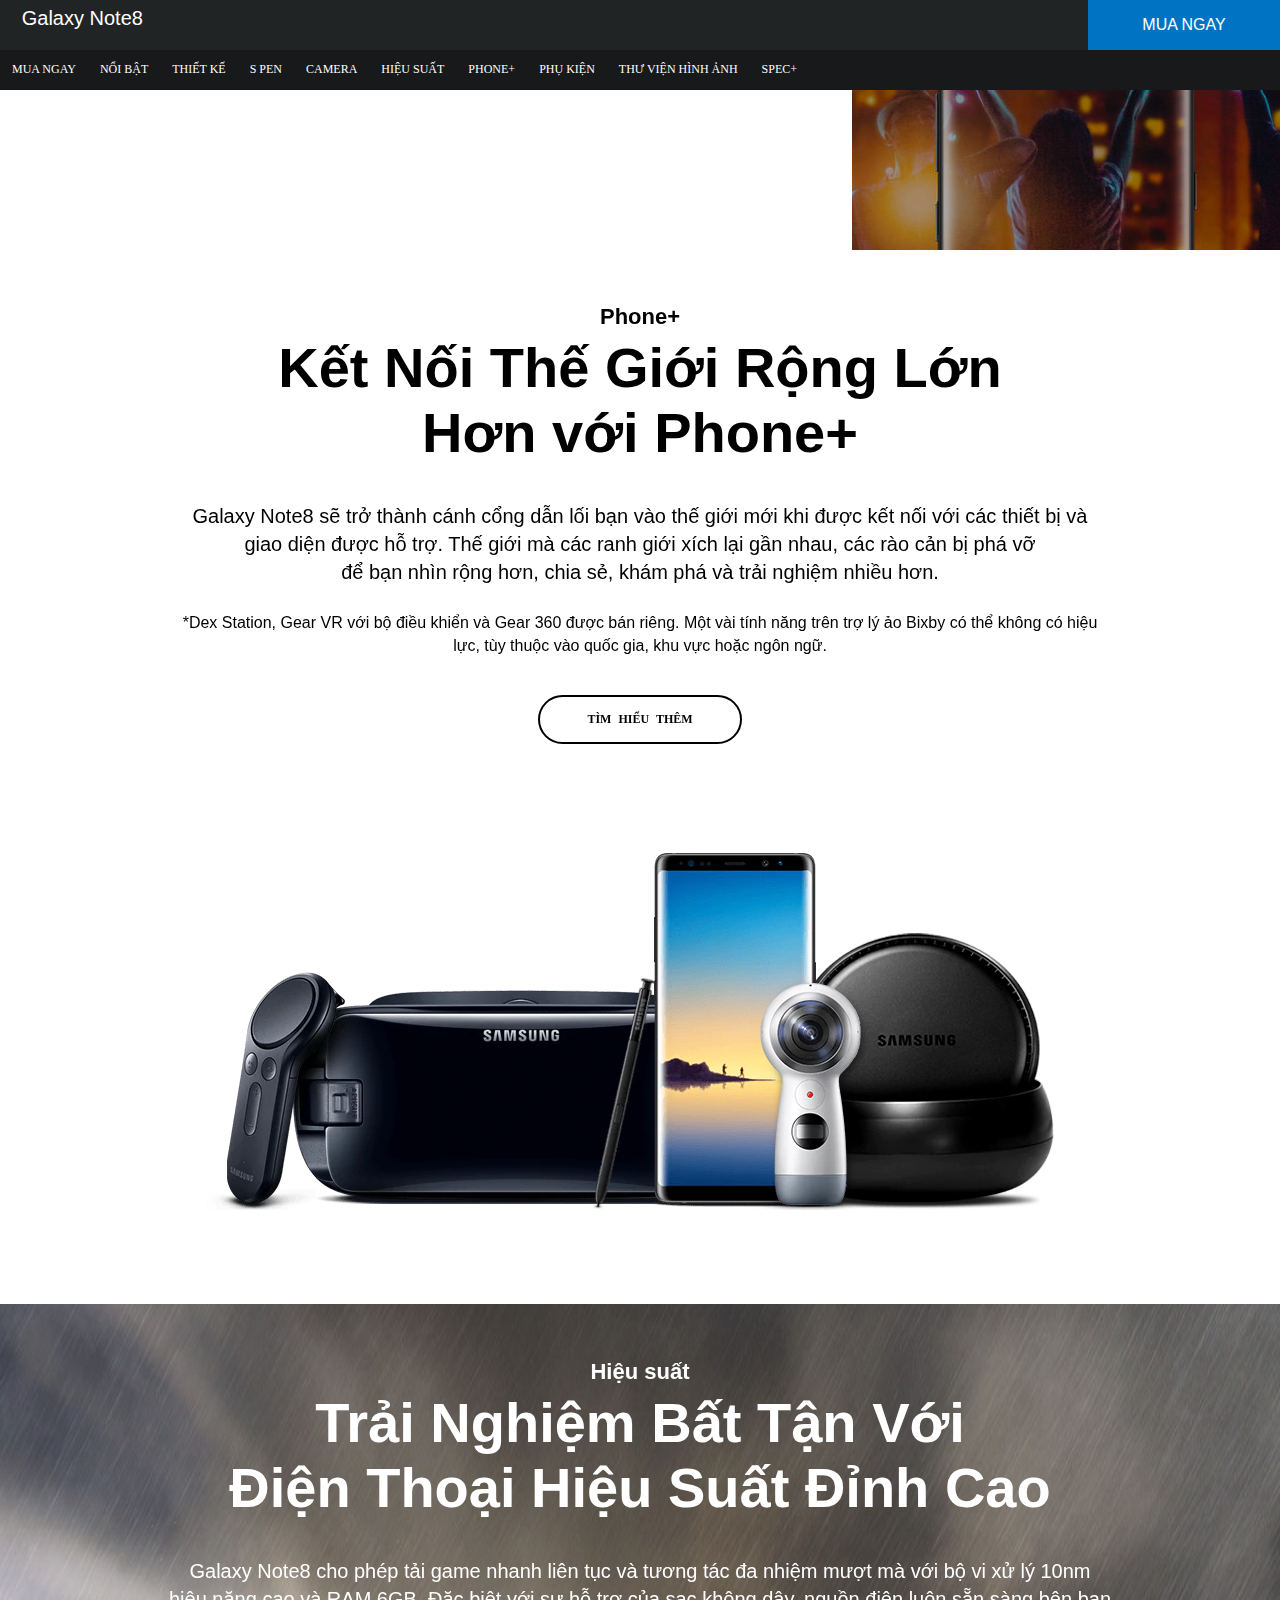
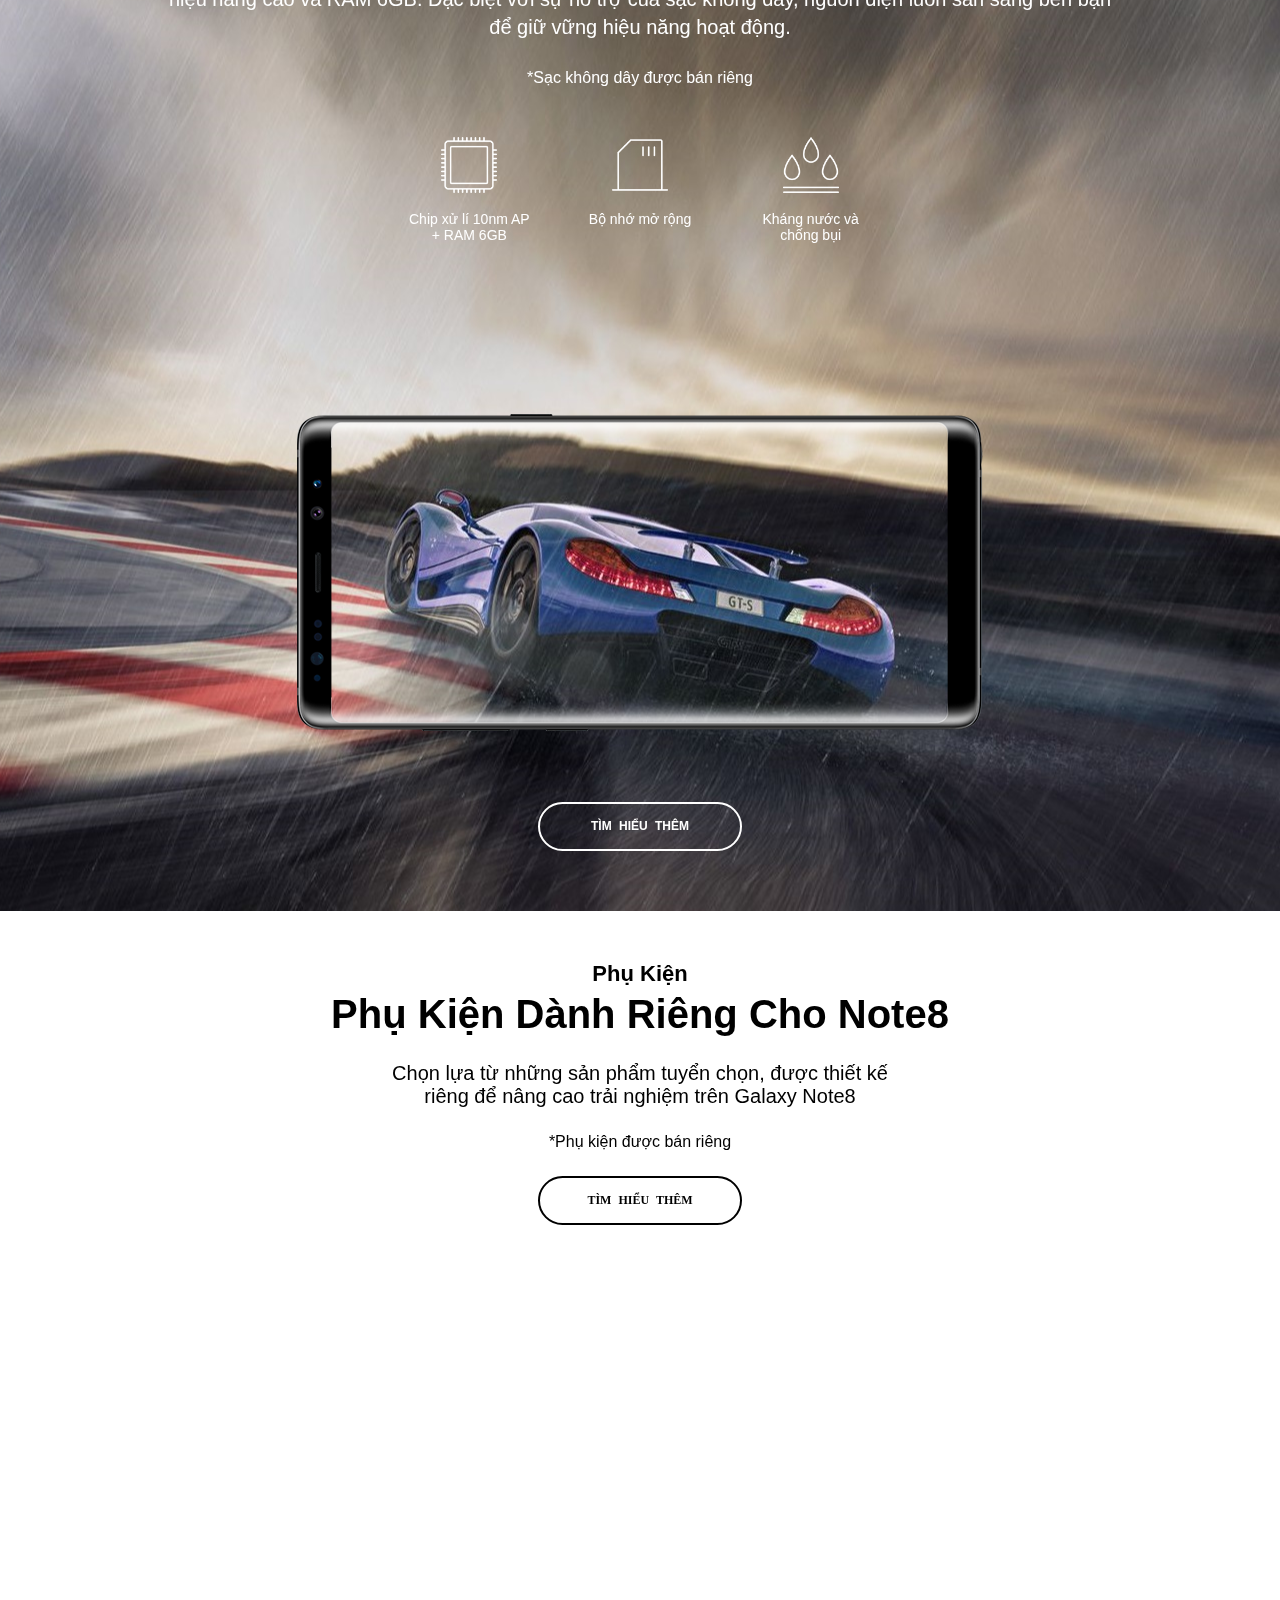
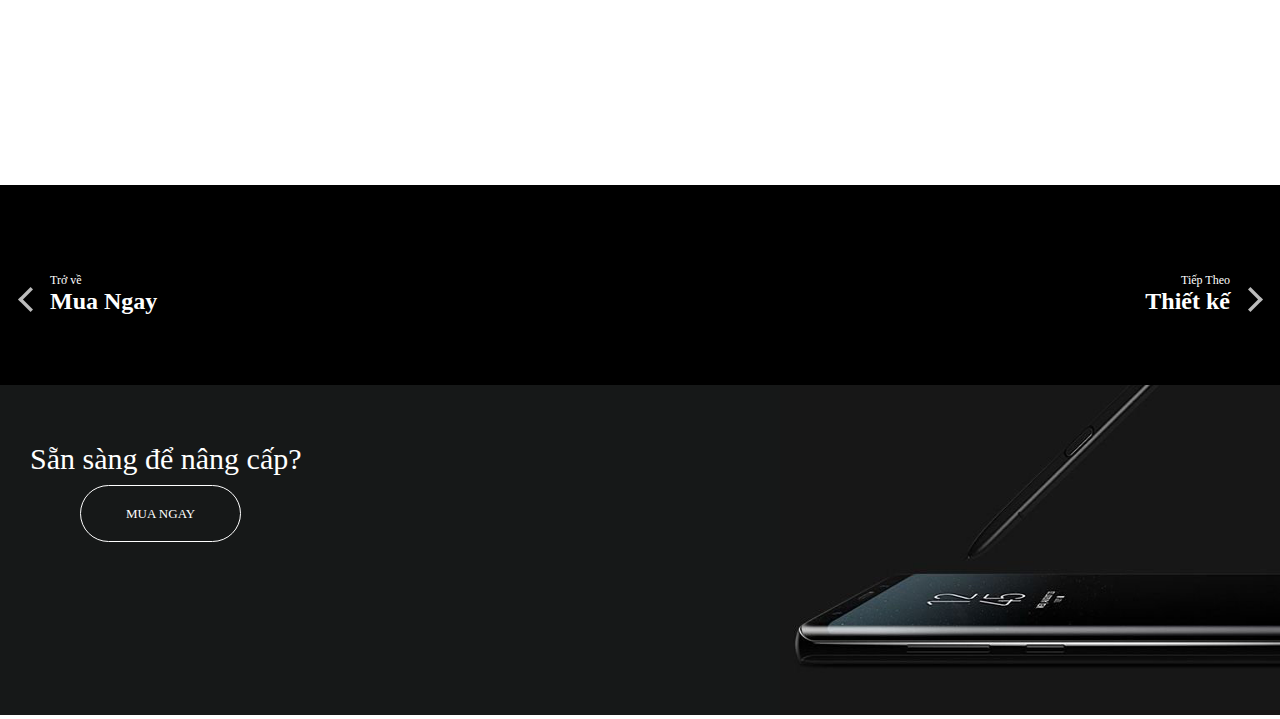
<file: index.html>
<!DOCTYPE html>
<html lang="en">
<head>
    <meta charset="UTF-8">
    <title>Samsung Galaxy Note8</title>
    <link rel="stylesheet" href="style.css" type="text/css">
</head>
<body>
<div id="header-logo">
    <div id="logo-text">
        <p id="text-logo">Galaxy Note8</p>
    </div>
    <div id="button-buy">
        <p id="text-btn-buy">MUA NGAY</p>
    </div>
</div>
<div id="header-menu">
    <ul id="ul-header-menu">
        <li class="li-header-menu"><a class="a-header-menu" href="#">MUA NGAY</a></li>
        <li class="li-header-menu"><a class="a-header-menu" href="index.html">NỔI BẬT</a></li>
        <li class="li-header-menu"><a class="a-header-menu" href="design.html">THIẾT KẾ</a></li>
        <li class="li-header-menu"><a class="a-header-menu" href="#">S PEN</a></li>
        <li class="li-header-menu"><a class="a-header-menu" href="camera.html">CAMERA</a></li>
        <li class="li-header-menu"><a class="a-header-menu" href="#">HIỆU SUẤT</a></li>
        <li class="li-header-menu"><a class="a-header-menu" href="#">PHONE+</a></li>
        <li class="li-header-menu"><a class="a-header-menu" href="#">PHỤ KIỆN</a></li>
        <li class="li-header-menu"><a class="a-header-menu" href="librarypicture.html">THƯ VIỆN HÌNH ẢNH</a></li>
        <li class="li-header-menu"><a class="a-header-menu" href="spec+.html">SPEC+</a></li>
    </ul>
</div>
<div id="video">
    <div id="video-1">
        <iframe width=100% height=250px frameborder="0"
                src="https://www.youtube.com/embed/CwOH-DRgnPo?autoplay=1">
        </iframe>
    </div>
    <div id="video-2">
        <iframe width=100% height=250px frameborder="0"
                src="https://www.youtube.com/embed/UZuooIDfTsc?autoplay=1">
        </iframe>
    </div>
    <div id="banner-video"
         style="background:url(images/galaxy-note8_banner04.jpg) no-repeat center; width :100%; height:250px;padding-left: 2px"></div>
</div>
<div id="phone-plus">
    <div id="phone-plus-title">
        <p>Phone+</p>
    </div>
    <div id="phone-plus-text-1">
        <p>Kết Nối Thế Giới Rộng Lớn</p>
        <p>Hơn với Phone+</p></p>
    </div>
    <div id="phone-plus-text-2">
        <p>Galaxy Note8 sẽ trở thành cánh cổng dẫn lối bạn vào thế giới mới khi được kết nối với các thiết bị và</p>
        <p>giao diện được hỗ trợ. Thế giới mà các ranh giới xích lại gần nhau, các rào cản bị phá vỡ</p>
        <p>để bạn nhìn rộng hơn, chia sẻ, khám phá và trải nghiệm nhiều hơn.</p>
    </div>
    <div id="phone-plus-text-3">
        <p>*Dex Station, Gear VR với bộ điều khiển và Gear 360 được bán riêng. Một vài tính năng trên trợ lý ảo Bixby có
            thể không có hiệu</p>
        <p>lực, tùy thuộc vào quốc gia, khu vực hoặc ngôn ngữ.</p>
    </div>
    <div id="button-learn-more-phone-plus">
        <a href="#">Tìm hiểu thêm</a>
    </div>
    <div id="phone-plus-img"></div>
</div>
<div id="performance">
    <div id="performance-title">
        <p>Hiệu suất</p>
    </div>
    <div id="performance-text-1">
        <p>Trải Nghiệm Bất Tận Với</p>
        <p>Điện Thoại Hiệu Suất Đỉnh Cao</p></p>
    </div>
    <div id="performance-text-2">
        <p>Galaxy Note8 cho phép tải game nhanh liên tục và tương tác đa nhiệm mượt mà với bộ vi xử lý 10nm</p>
        <p>hiệu năng cao và RAM 6GB. Đặc biệt với sự hỗ trợ của sạc không dây, nguồn điện luôn sẵn sàng bên bạn</p>
        <p>để giữ vững hiệu năng hoạt động.</p>
    </div>
    <div id="performance-text-3">
        <p>*Sạc không dây được bán riêng</p>
    </div>
    <div id="performance-icon-line">
        <div class="performance-icon-block">
            <div class="performance-icon">
                <img src="images/galaxy-note8_performance_icon01.png">
            </div>
            <div class="performance-text-icon">
                <p>Chip xử lí 10nm AP + RAM 6GB</p>
            </div>
        </div>
        <div class="performance-icon-block">
            <div class="performance-icon">
                <img src="images/galaxy-note8_performance_icon02.png">
            </div>
            <div class="performance-text-icon">
                <p>Bộ nhớ mở rộng</p>
            </div>
        </div>
        <div class="performance-icon-block">
            <div class="performance-icon">
                <img src="images/galaxy-note8_performance_icon03.png">
            </div>
            <div class="performance-text-icon">
                <p>Kháng nước và chống bụi</p>
            </div>
        </div>
    </div>
    <div class="clear"></div>
    <div id="performance-frame-image">
    </div>
    <div id="button-learn-more-performance">
        <a href="#">Tìm hiểu thêm</a>
    </div>
    <div class="clear"></div>
</div>
<div id="accessories">
    <div id="accessories-title">
        <p>Phụ Kiện</p>
    </div>
    <div id="accessories-text-1">
        <p>Phụ Kiện Dành Riêng Cho Note8</p>
    </div>
    <div id="accessories-text-2">
        <p>Chọn lựa từ những sản phẩm tuyển chọn, được thiết kế riêng để nâng cao trải nghiệm trên Galaxy Note8</p>
    </div>
    <div id="accessories-text-3">
        <p>*Phụ kiện được bán riêng</p>
    </div>
    <div id="button-learn-more">
        <a href="#">Tìm hiểu thêm</a>
    </div>
    <div id="accessories-img">
        <video loop="loop" autoplay="autoplay" name="video">
            <source src="https://image.samsung.com/vn/smartphones/galaxy-note8/videos/accessories-cover.mp4"
                    type="video/mp4">
        </video>
        <!--<video autoplay muted loop controls ng-src="https://image.samsung.com/vn/smartphones/galaxy-note8/videos/accessories-cover.mp4"></video>-->
    </div>
</div>
<div id=footer-top>
    <div id=control-prev>
        <a href="//www.samsung.com/vn/smartphones/galaxy-note8/mua-ngay" target="_blank" class="name arrow" data-omni-type="microsite" data-omni="galaxy-note8:highlights:banner:section-to:mua-ngay">
            <span>Trở về</span>
            <br>
            <strong style="font-size: 24px">Mua Ngay</strong>
        </a>

    </div>

    <div id=control-next>
        <a href="./design/" class="name" title="Thiết kế Galaxy Note8" data-omni-type="microsite" data-omni="galaxy-note8:highlights:banner:section-to:design">
            <span>Tiếp Theo</span>
            <br>
            <strong style="font-size: 24px">Thiết kế</strong>
        </a>
    </div>
</div>

<div id=footer-bottom>
    <div id=banner-header-buy>
        <span id=span-text-footer-bottom>Sẵn sàng để nâng cấp?</span>
        <div id="button-sansang">
            <a href="/vn/smartphones/galaxy-note8/mua-ngay/" id=c_btn_pre-type2-order-button data-omni-type="microsite_buyAction" data-omni="buy-mobile:buy-now|;galaxy-note8">MUA NGAY</a>
        </div>
    </div>

    <div id=image-banner-header-buy>
        <img  style="width: 500px; height: 330px" alt="Cạnh trái của Galaxy Note8 đặt nằm ngang trên một mặt phẳng, với S Pen đang hướng vào màn hình điện thoại" src="images/buy-now_banner_galaxy-note8.jpg" />
    </div>
</div>
</body>
</html>
</file>
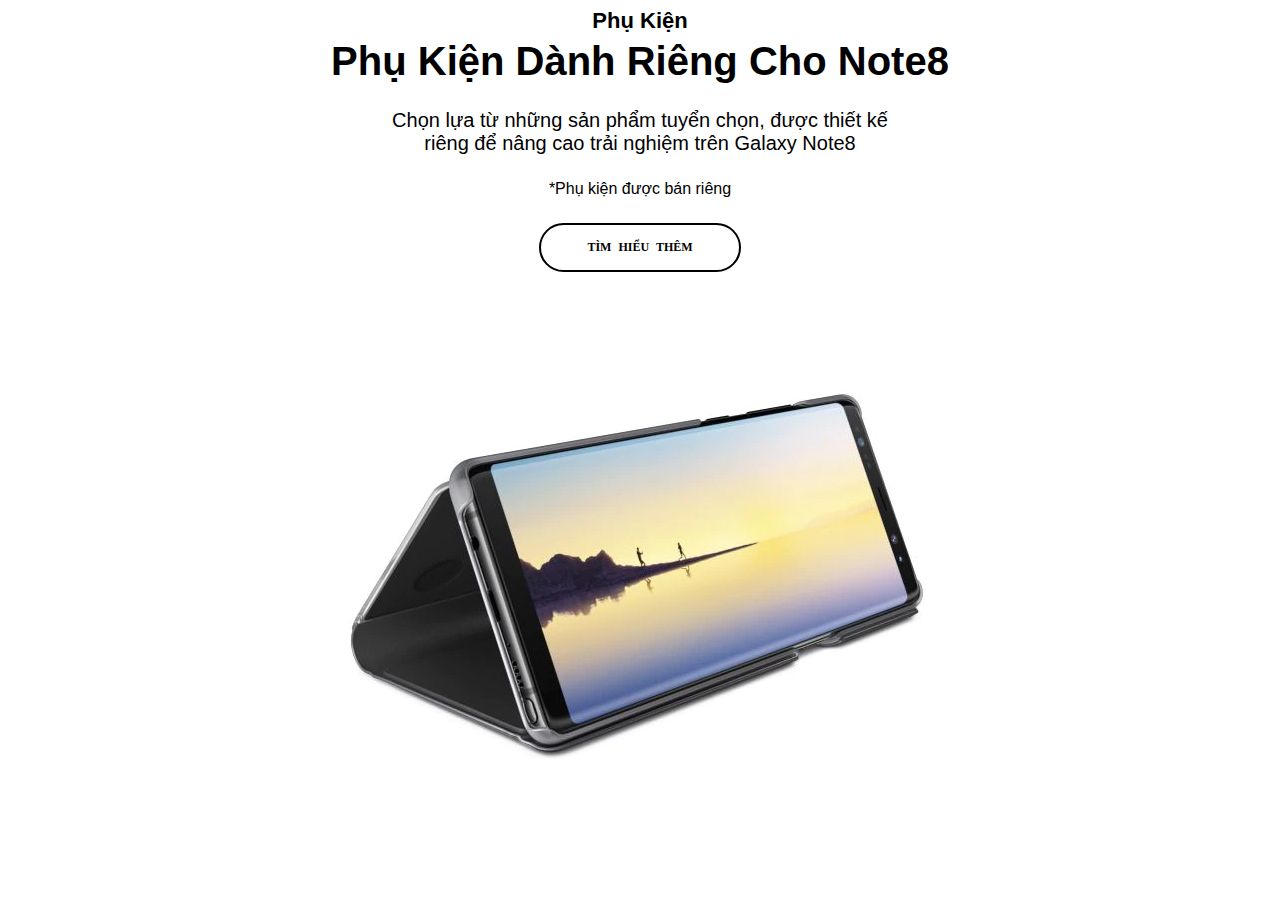
<file: accessories.html>
<!DOCTYPE html>
<html lang="en">
<head>
    <meta charset="UTF-8">
    <title>Title</title>
    <link href="accessories.css" type="text/css" rel="stylesheet">
</head>

<body>
<div id="accessories">
    <div id="accessories-title">
        <p>Phụ Kiện</p>
    </div>
    <div id="accessories-text-1">
        <p>Phụ Kiện Dành Riêng Cho Note8</p>
    </div>
    <div id="accessories-text-2">
        <p>Chọn lựa từ những sản phẩm tuyển chọn, được thiết kế riêng để nâng cao trải nghiệm trên Galaxy Note8</p>
    </div>
    <div id="accessories-text-3">
        <p>*Phụ kiện được bán riêng</p>
    </div>
    <div id="button-learn-more">
        <a href="#" >Tìm hiểu thêm</a>
    </div>
    <div id="accessories-img"></div>
</div>
</body>
</html>
</file>
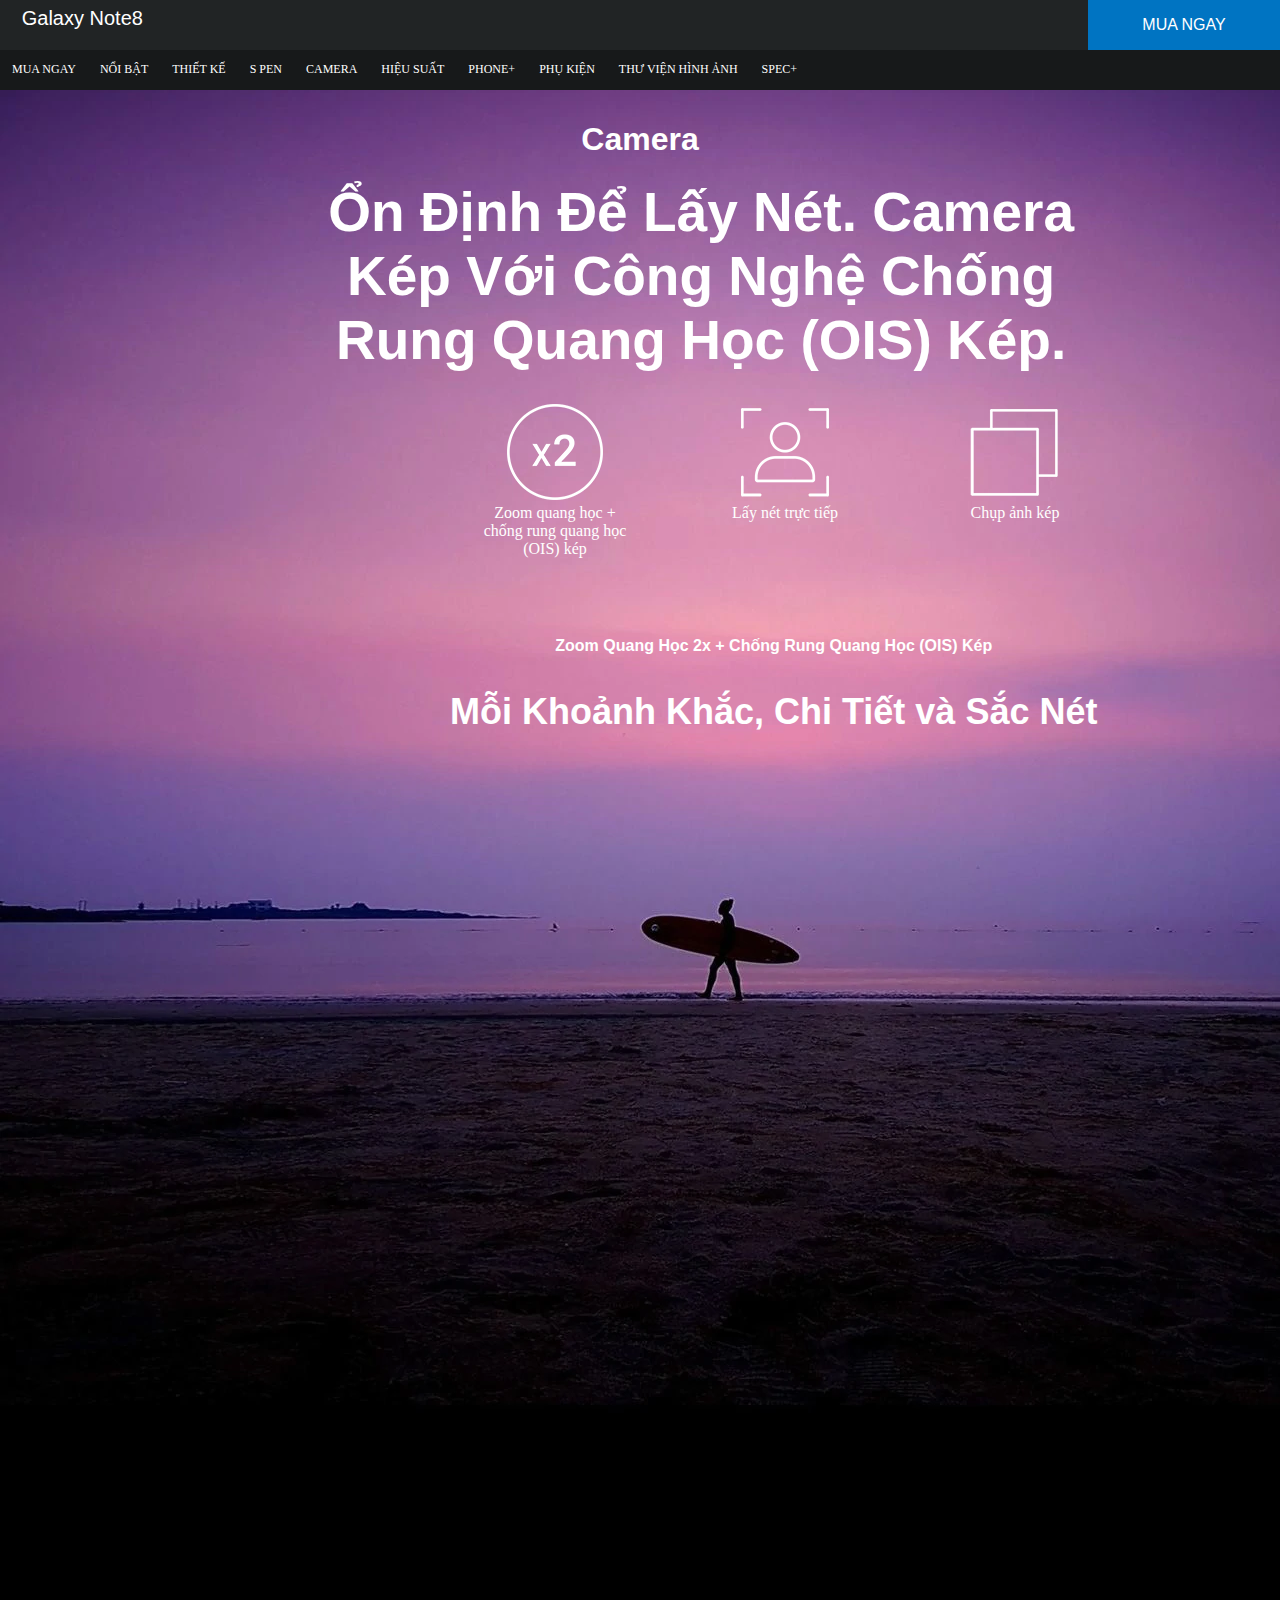
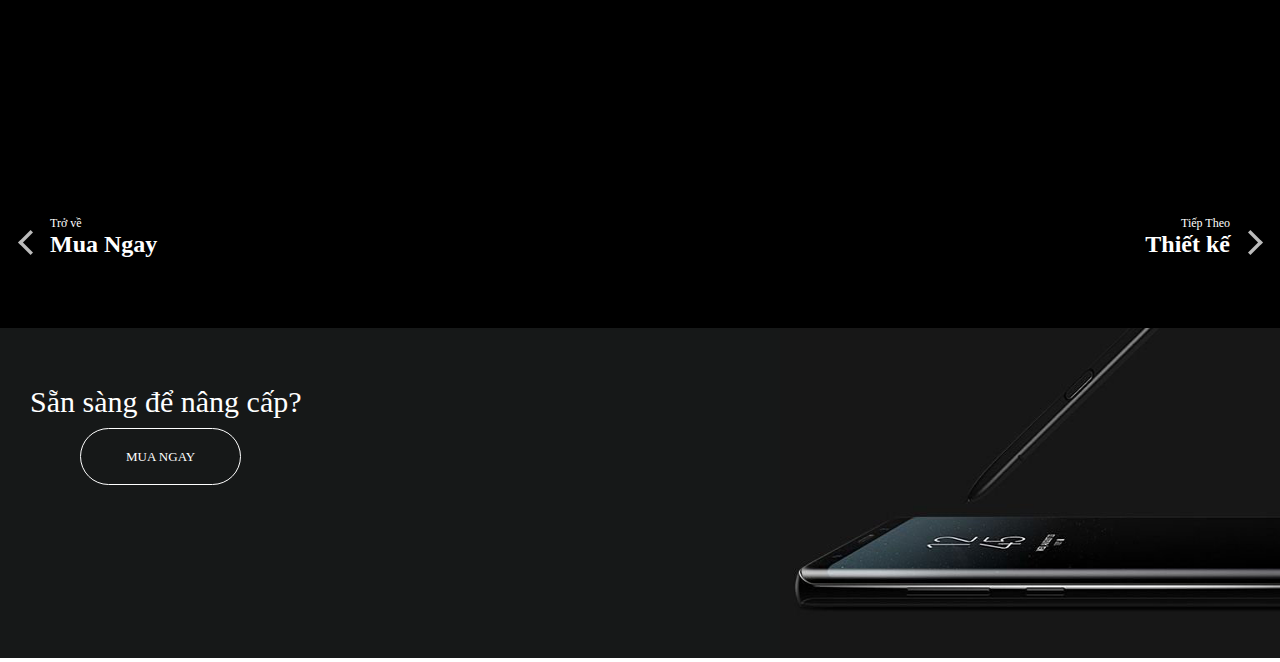
<file: camera.html>
<!DOCTYPE html>
<html lang="en">
<head>
    <meta charset="UTF-8">
    <title>Camera</title>
    <link rel="stylesheet" href="camera.css" type="text/css">
</head>
<body>
<div id="header-logo">
    <div id="logo-text">
        <p id="text-logo">Galaxy Note8</p>
    </div>
    <div id="button-buy">
        <p id="text-btn-buy">MUA NGAY</p>
    </div>
</div>
<div id="header-menu">
    <ul id="ul-header-menu">
        <li class="li-header-menu"><a class="a-header-menu" href="#">MUA NGAY</a></li>
        <li class="li-header-menu"><a class="a-header-menu" href="index.html">NỔI BẬT</a></li>
        <li class="li-header-menu"><a class="a-header-menu" href="design.html">THIẾT KẾ</a></li>
        <li class="li-header-menu"><a class="a-header-menu" href="#">S PEN</a></li>
        <li class="li-header-menu"><a class="a-header-menu" href="camera.html">CAMERA</a></li>
        <li class="li-header-menu"><a class="a-header-menu" href="#">HIỆU SUẤT</a></li>
        <li class="li-header-menu"><a class="a-header-menu" href="#">PHONE+</a></li>
        <li class="li-header-menu"><a class="a-header-menu" href="#">PHỤ KIỆN</a></li>
        <li class="li-header-menu"><a class="a-header-menu" href="librarypicture.html">THƯ VIỆN HÌNH ẢNH</a></li>
        <li class="li-header-menu"><a class="a-header-menu" href="spec+.html">SPEC+</a></li>
    </ul>
</div>
<div id="gioi-thieu-camera">
    <h1 id="gioi-thieu-camera-h1">Camera</h1>
    <pre id="gioi-thieu-camera-p">
        Ổn Định Để Lấy Nét. Camera
        Kép Với Công Nghệ Chống
        Rung Quang Học (OIS) Kép.</pre>
    <ul id="gioi-thieu-camera-icon">
        <li>
            <figure >
                <img src="images/galaxy-note8-camera_dual_icon1.png">
                <figcaption>Zoom quang học + chống rung quang học (OIS) kép</figcaption>
            </figure>
        </li>
        <li>
            <figure>
                <img src="images/galaxy-note8-camera_dual_icon2.png">
                <figcaption>Lấy nét trực tiếp</figcaption>
            </figure>
        </li>
        <li>
            <figure>
                <img src="images/galaxy-note8-camera_dual_icon3.png">
                <figcaption>Chụp ảnh kép</figcaption>
            </figure>
        </li>
    </ul>
    <div id="gioi-thieu-camera-text">
        <pre id="gioi-thieu-camera-text-pre-1">Zoom Quang Học 2x + Chống Rung Quang Học (OIS) Kép</pre>
        <pre id="gioi-thieu-camera-text-pre-2">Mỗi Khoảnh Khắc, Chi Tiết và Sắc Nét</pre>
    </div>

</div>
<div id=footer-top>
    <div id=control-prev>
        <a href="//www.samsung.com/vn/smartphones/galaxy-note8/mua-ngay" target="_blank" class="name arrow" data-omni-type="microsite" data-omni="galaxy-note8:highlights:banner:section-to:mua-ngay">
            <span>Trở về</span>
            <br>
            <strong style="font-size: 24px">Mua Ngay</strong>
        </a>

    </div>

    <div id=control-next>
        <a href="./design/" class="name" title="Thiết kế Galaxy Note8" data-omni-type="microsite" data-omni="galaxy-note8:highlights:banner:section-to:design">
            <span>Tiếp Theo</span>
            <br>
            <strong style="font-size: 24px">Thiết kế</strong>
        </a>
    </div>
</div>

<div id=footer-bottom>
    <div id=banner-header-buy>
        <span id=span-text-footer-bottom>Sẵn sàng để nâng cấp?</span>
        <div id="button-sansang">
            <a href="/vn/smartphones/galaxy-note8/mua-ngay/" id=c_btn_pre-type2-order-button data-omni-type="microsite_buyAction" data-omni="buy-mobile:buy-now|;galaxy-note8">MUA NGAY</a>
        </div>
    </div>

    <div id=image-banner-header-buy>
        <img  style="width: 500px; height: 330px" alt="Cạnh trái của Galaxy Note8 đặt nằm ngang trên một mặt phẳng, với S Pen đang hướng vào màn hình điện thoại" src="images/buy-now_banner_galaxy-note8.jpg" />
    </div>
</div>
</body>
</html>
</file>
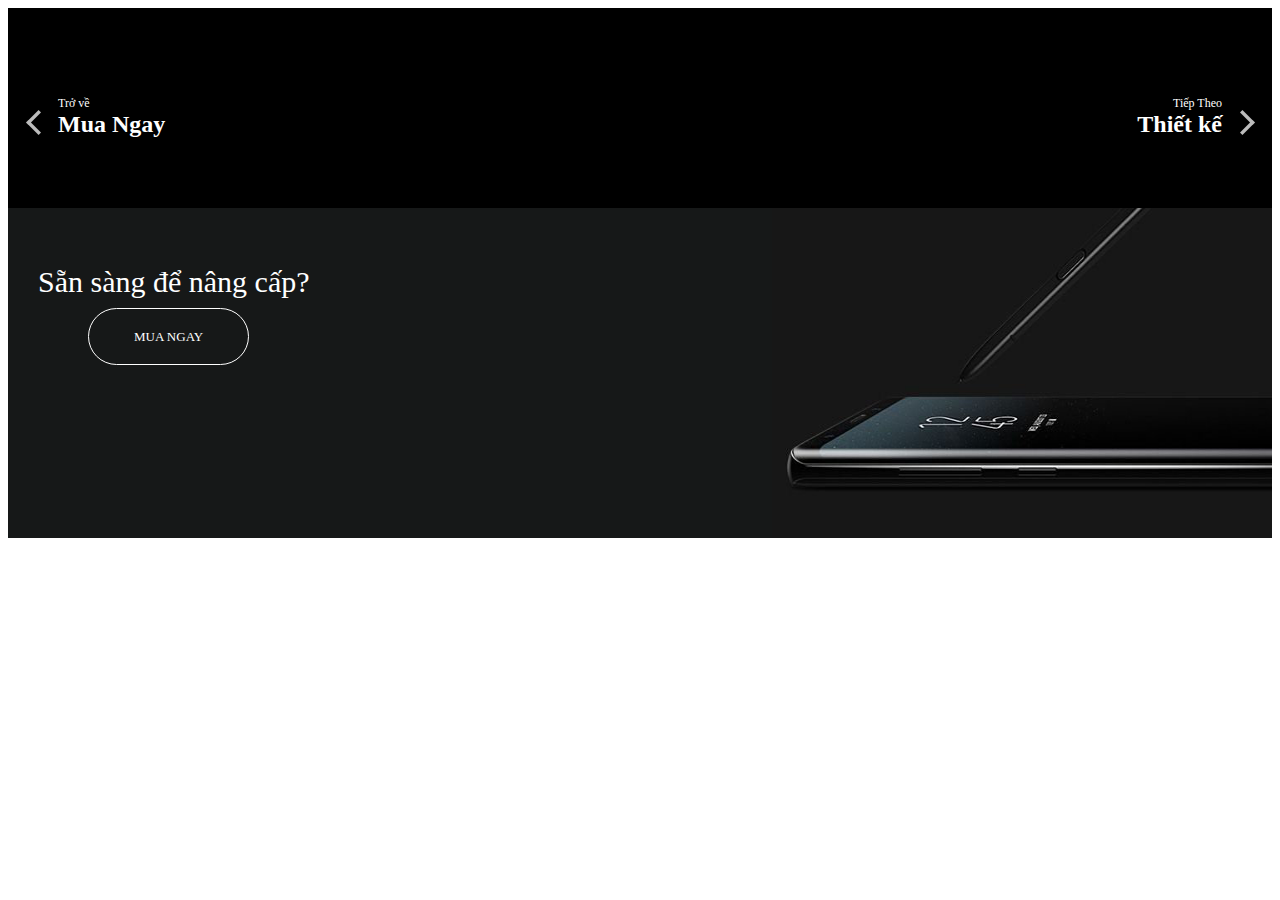
<file: footer.html>
<!DOCTYPE html>
<html>

<head>
    <meta charset="utf-8">
    <meta http-equiv="X-UA-Compatible" content="IE=edge">
    <title>GETTING STARTED WITH BRACKETS</title>
    <meta name="description" content="An interactive getting started guide for Brackets.">
    <link rel="stylesheet" href="footer.css">
</head>
<body>
<div id=footer-top>
    <div id=control-prev>
        <a href="//www.samsung.com/vn/smartphones/galaxy-note8/mua-ngay" target="_blank" class="name arrow" data-omni-type="microsite" data-omni="galaxy-note8:highlights:banner:section-to:mua-ngay">
            <span>Trở về</span>
            <br>
            <strong style="font-size: 24px">Mua Ngay</strong>
        </a>

    </div>

    <div id=control-next>
        <a href="./design/" class="name" title="Thiết kế Galaxy Note8" data-omni-type="microsite" data-omni="galaxy-note8:highlights:banner:section-to:design">
            <span>Tiếp Theo</span>
            <br>
            <strong style="font-size: 24px">Thiết kế</strong>
        </a>
    </div>
</div>

<div id=footer-bottom>
    <div id=banner-header-buy>
        <span id=span-text-footer-bottom>Sẵn sàng để nâng cấp?</span>
        <div id="button-sansang">
            <a href="/vn/smartphones/galaxy-note8/mua-ngay/" id=c_btn_pre-type2-order-button data-omni-type="microsite_buyAction" data-omni="buy-mobile:buy-now|;galaxy-note8">MUA NGAY</a>
        </div>
    </div>

    <div id=image-banner-header-buy>
            <img  style="width: 500px; height: 330px" alt="Cạnh trái của Galaxy Note8 đặt nằm ngang trên một mặt phẳng, với S Pen đang hướng vào màn hình điện thoại" src="images/buy-now_banner_galaxy-note8.jpg" />
    </div>
</div>
</body>
</html>
</file>
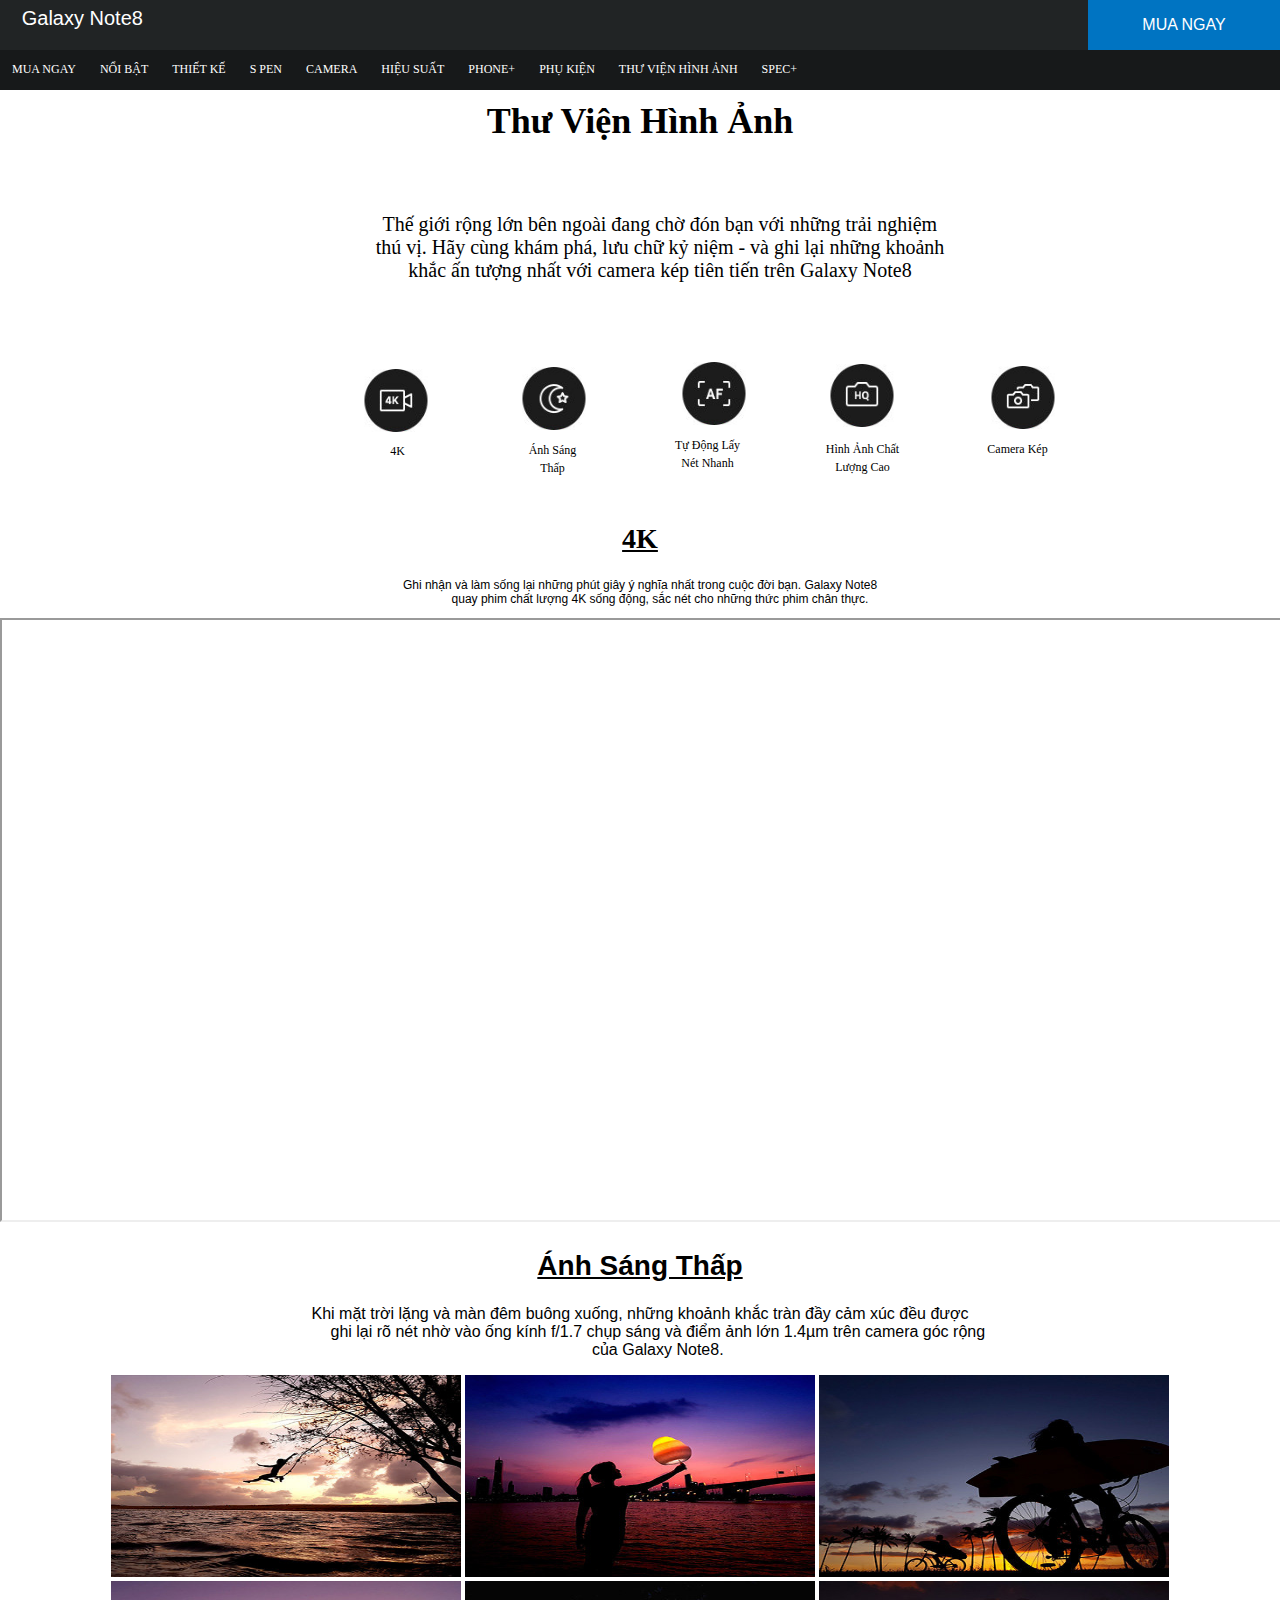
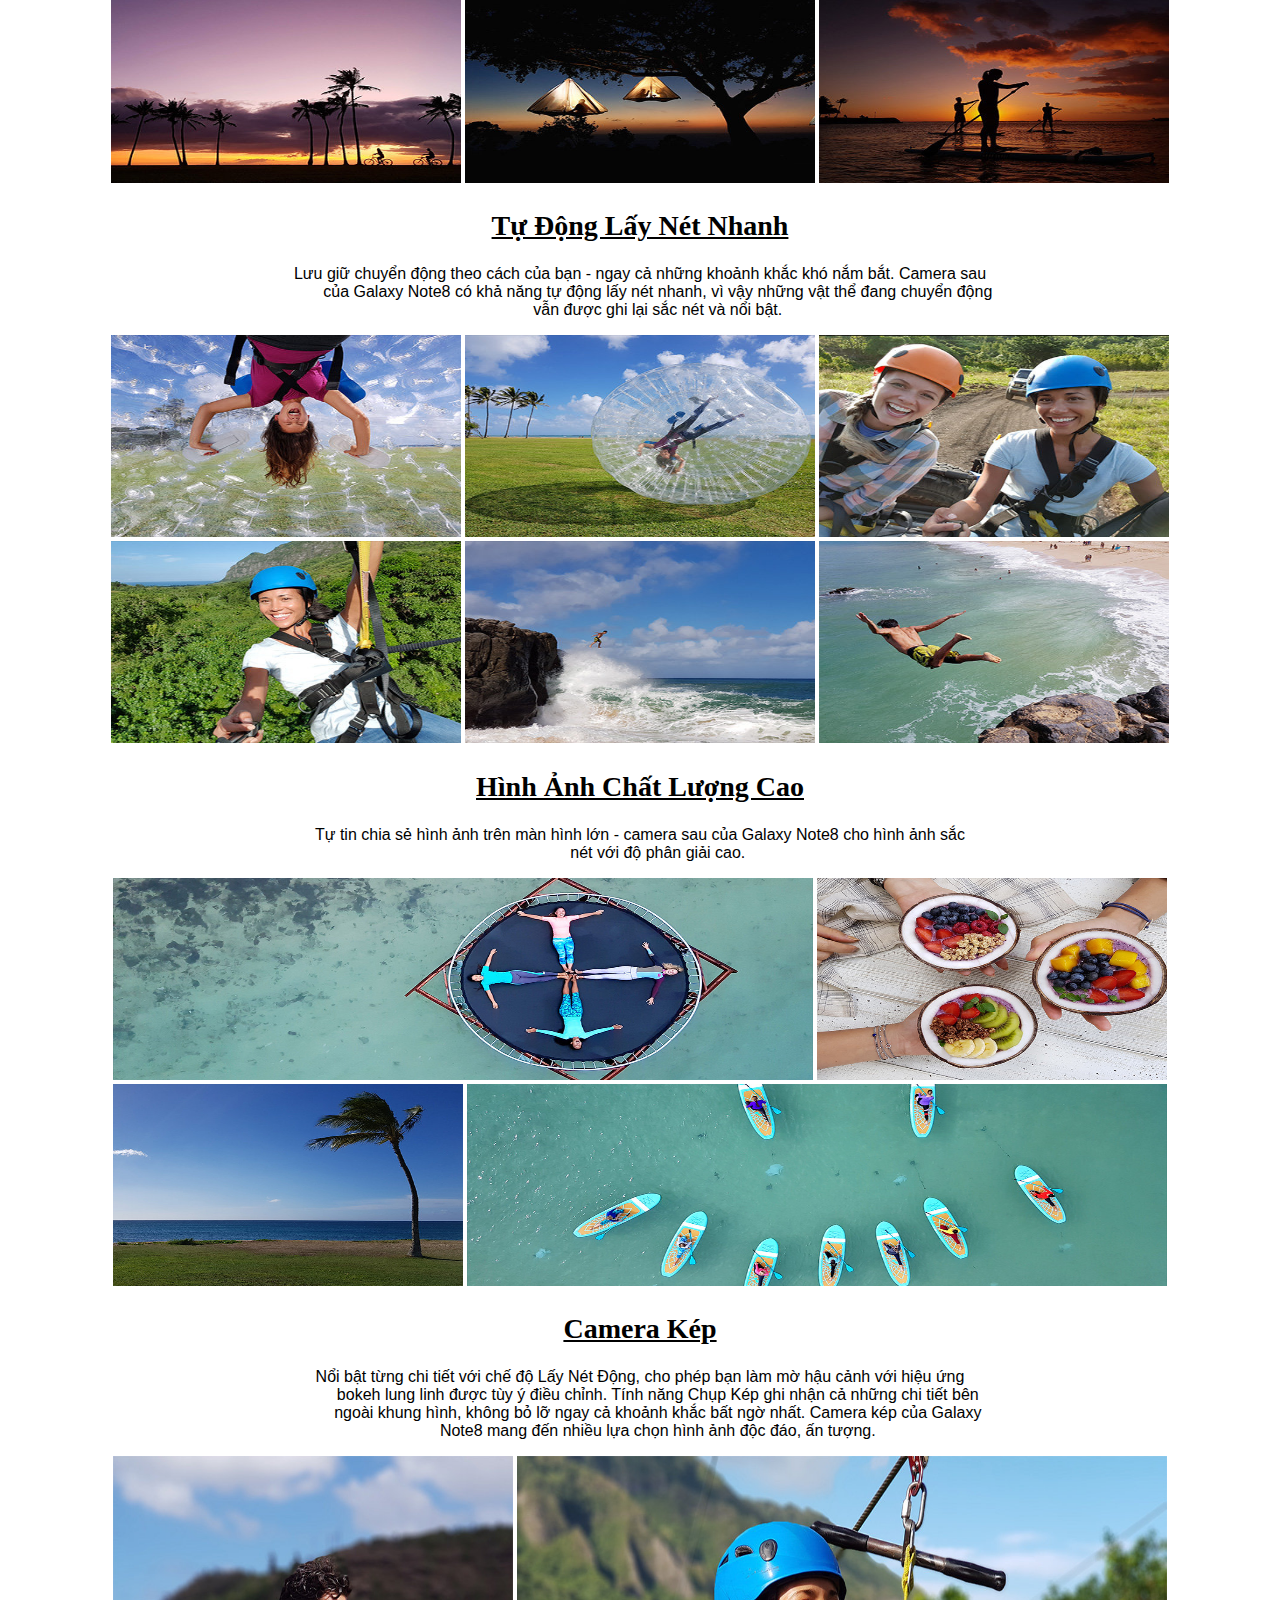
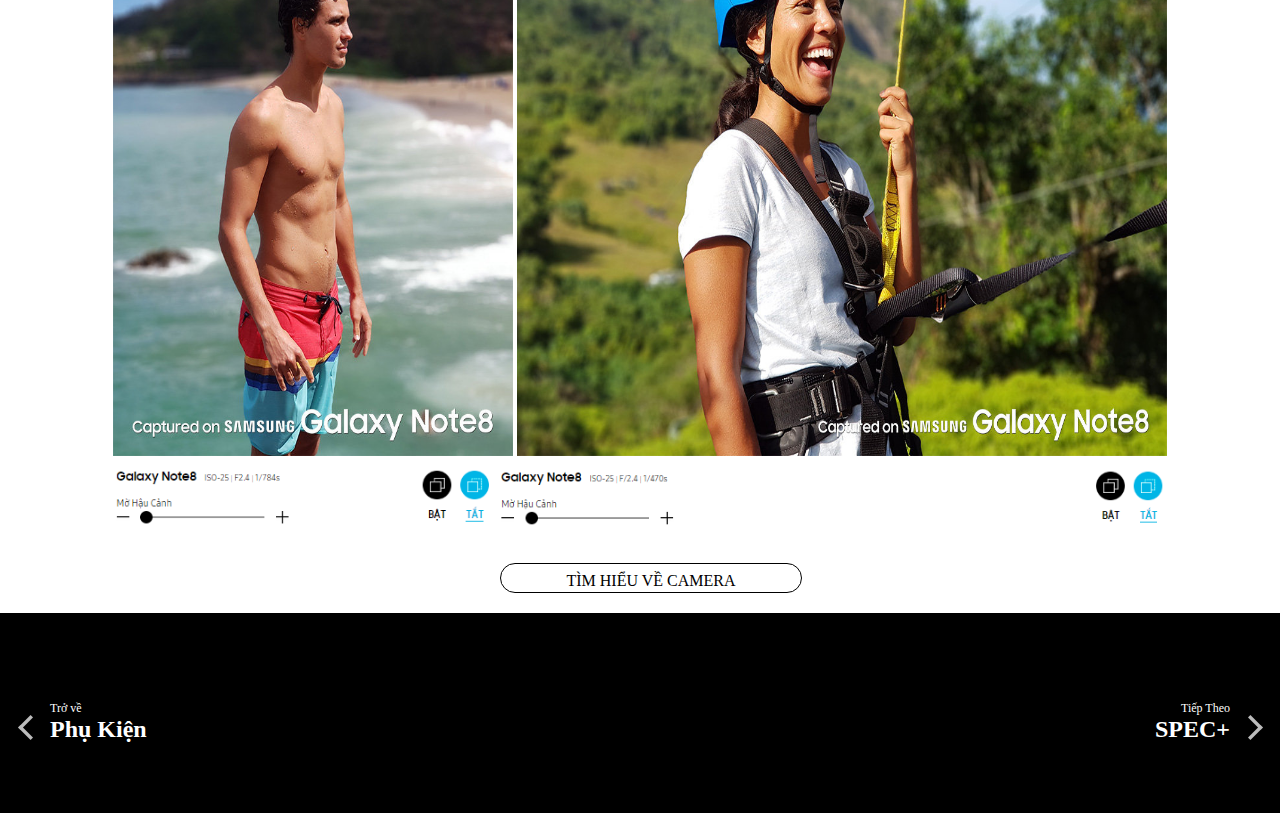
<file: librarypicture.html>
<!DOCTYPE html>
<html lang="en">
<head>
    <meta charset="UTF-8">
    <title>Thư Viên Hình Ảnh Galaxy Note8</title>
    <link rel="stylesheet" href="librarypicture.css" type="text/css">
</head>
<body>
<div id="header-logo">
    <div id="logo-text">
        <p id="text-logo">Galaxy Note8</p>
    </div>
    <div id="button-buy">
        <p id="text-btn-buy">MUA NGAY</p>
    </div>
</div>
<div id="header-menu">
    <ul id="ul-header-menu">
        <li class="li-header-menu"><a class="a-header-menu" href="#">MUA NGAY</a></li>
        <li class="li-header-menu"><a class="a-header-menu" href="index.html">NỔI BẬT</a></li>
        <li class="li-header-menu"><a class="a-header-menu" href="design.html">THIẾT KẾ</a></li>
        <li class="li-header-menu"><a class="a-header-menu" href="#">S PEN</a></li>
        <li class="li-header-menu"><a class="a-header-menu" href="camera.html">CAMERA</a></li>
        <li class="li-header-menu"><a class="a-header-menu" href="#">HIỆU SUẤT</a></li>
        <li class="li-header-menu"><a class="a-header-menu" href="#">PHONE+</a></li>
        <li class="li-header-menu"><a class="a-header-menu" href="#">PHỤ KIỆN</a></li>
        <li class="li-header-menu"><a class="a-header-menu" href="librarypicture.html">THƯ VIỆN HÌNH ẢNH</a></li>
        <li class="li-header-menu"><a class="a-header-menu" href="spec+.html">SPEC+</a></li>
    </ul>
</div>

<div id="thu-vien-hinh-anh-text">
    <h1 id="thu-vien-hinh-anh-text-h1">Thư Viện Hình Ảnh</h1>
    <pre id="thu-vien-hinh-anh-text-p">
        Thế giới rộng lớn bên ngoài đang chờ đón bạn với những trải nghiệm
        thú vị. Hãy cùng khám phá, lưu chữ kỷ niệm - và ghi lại những khoảnh
        khắc ấn tượng nhất với camera kép tiên tiến trên Galaxy Note8
    </pre>
    <ul id="thu-vien-hinh-anh-text-ul">
        <li>
            <figure>
                <a href="#" target="_blank>"> <img src="images/4K.PNG"> </a>
                <figcaption><a href="#"><span>4K</span></a></figcaption>
            </figure>
        </li>
        <li>
            <figure>
                <a href="#" target="_blank>"> <img src="images/anhsangthap.PNG"> </a>
                <figcaption><a href="#"><span>Ánh Sáng Thấp</span></a></figcaption>
            </figure>
        </li>
        <li>
            <figure>
                <a href="#" target="_blank>"> <img src="images/tudonglaynet.PNG"> </a>
                <figcaption><a href="#"><span>Tự Động Lấy Nét Nhanh</span></a></figcaption>
            </figure>
        </li>
        <li>
            <figure>
                <a href="#" target="_blank>"> <img src="images/hinhanhchatluong.PNG"> </a>
                <figcaption><a href="#"><span>Hình Ảnh Chất Lượng Cao</span></a></figcaption>
            </figure>
        </li>
        <li>
            <figure>
                <a href="#" target="_blank>"> <img src="images/camerakep.PNG"> </a>
                <figcaption><a href="#"><span>Camera Kép</span></a></figcaption>
            </figure>
        </li>
    </ul>
</div>

<div id="gioi-thieu-4k">
    <h2 id="gioi-thieu-4k-h2">4K</h2>
    <pre id="gioi-thieu-4k-p" style="font-family: sans-serif">Ghi nhận và làm sống lại những phút giây ý nghĩa nhất trong cuộc đời bạn. Galaxy Note8
            quay phim chất lượng 4K sống động, sắc nét cho những thức phim chân thực.</pre>
</div>

<div id="video-image">
    <iframe width="100%" height="600px" src="https://www.youtube.com/watch?v=cUmpJ2zwfVU&start_radio=1&list=RDcUmpJ2zwfVU?autoplay"></iframe>
</div>

<div id="chup-thieu-sang">
    <h2 style="font-family: sans-serif; font-size: 28px; text-decoration: underline">Ánh Sáng Thấp</h2>
    <pre style="font-family: sans-serif">Khi mặt trời lặng và màn đêm buông xuống, những khoảnh khắc tràn đầy cảm xúc đều được
        ghi lại rõ nét nhờ vào ống kính f/1.7 chụp sáng và điểm ảnh lớn 1.4µm trên camera góc rộng
        của Galaxy Note8.</pre>
    <div>
        <img src="images/thumb_gallery_m1.jpg" alt="anh-1" width="350px" height="202px">
        <img src="images/thumb_gallery_m2.jpg" alt="anh-2" width="350px" height="202px">
        <img src="images/thumb_gallery_m3.jpg" alt="anh-3" width="350px" height="202px">
        <img src="images/thumb_gallery_m4.jpg" alt="anh-4" width="350px" height="202px">
        <img src="images/thumb_gallery_m5.jpg" alt="anh-5" width="350px" height="202px">
        <img src="images/thumb_gallery_m6.jpg" alt="anh-6" width="350px" height="202px">
    </div>
</div>

<div id="lay-net-nhanh">
    <h2 style="text-align: center;text-decoration: underline; font-size: 28px">Tự Động Lấy Nét Nhanh</h2>
    <pre style="text-align: center;font-family: sans-serif">Lưu giữ chuyển động theo cách của bạn - ngay cả những khoảnh khắc khó nắm bắt. Camera sau
        của Galaxy Note8 có khả năng tự động lấy nét nhanh, vì vậy những vật thể đang chuyển động
        vẫn được ghi lại sắc nét và nổi bật.</pre>
    <div>
        <img src="images/thumb_gallery_m7.jpg" alt="anh-1" width="350px" height="202px" id="lay-net-nhanh-1" >
        <img src="images/thumb_gallery_m8.jpg" alt="anh-1" width="350px" height="202px" id="lay-net-nhanh-2">
        <img src="images/thumb_gallery_m11.jpg" alt="anh-1" width="350px" height="202px" id="lay-net-nhanh-5">
        <img src="images/thumb_gallery_m12.jpg" alt="anh-1" width="350px" height="202px" id="lay-net-nhanh-6">
        <img src="images/thumb_gallery_m13.jpg" alt="anh-1" width="350px" height="202px" id="lay-net-nhanh-7">
        <img src="images/thumb_gallery_m14.jpg" alt="anh-1" width="350px" height="202px" id="lay-net-nhanh-8">
    </div>
</div>

<div id="hinh-anh-chat-luong-cao">
    <h2 style="text-align: center;text-decoration: underline; font-size: 28px">Hình Ảnh Chất Lượng Cao</h2>
    <pre style="text-align: center;font-family: sans-serif">Tự tin chia sẻ hình ảnh trên màn hình lớn - camera sau của Galaxy Note8 cho hình ảnh sắc
        nét với độ phân giải cao.</pre>
    <div>
        <img src="images/thumb_gallery%20(1)1.jpg" alt="anh-1" width="700px" height="202px" >
        <img src="images/thumb_gallery%20(1)2.jpg" alt="anh-1" width="350px" height="202px" >
        <img src="images/thumb_gallery%20(1)3.jpg" alt="anh-1" width="350px" height="202px" >
        <img src="images/thumb_gallery%20(1)4.jpg" alt="anh-1" width="700px" height="202px" >
    </div>
</div>

<div id="camera-kep">
    <h2 style="text-align: center;text-decoration: underline; font-size: 28px">Camera Kép</h2>
    <pre style="text-align: center;font-family: sans-serif">Nổi bật từng chi tiết với chế độ Lấy Nét Động, cho phép bạn làm mờ hậu cảnh với hiệu ứng
        bokeh lung linh được tùy ý điều chỉnh. Tính năng Chụp Kép ghi nhận cả những chi tiết bên
        ngoài khung hình, không bỏ lỡ ngay cả khoảnh khắc bất ngờ nhất. Camera kép của Galaxy
        Note8 mang đến nhiều lựa chọn hình ảnh độc đáo, ấn tượng.</pre>
    <div>
        <img src="images/galaxy-note8_dual01_on1.jpg" alt="anh-1" width="400px" height="600px" >
        <img src="images/galaxy-note8_dual02_on2.jpg" alt="anh-1" width="650px" height="600px" >
        <img src="images/Capture1.PNG" alt="anh-footer" width="1050px" >
    </div>
    <div id="button-tim-hieu-camera">
        <a href="#" target="_blank" id="button-tim-hieu-camera-1">Tìm hiểu về Camera</a>
    </div>
</div>

<div id=footer-top>
    <div id=control-prev>
        <a href="//www.samsung.com/vn/smartphones/galaxy-note8/mua-ngay" target="_blank" class="name arrow" data-omni-type="microsite" data-omni="galaxy-note8:highlights:banner:section-to:mua-ngay">
            <span>Trở về</span>
            <br>
            <strong style="font-size: 24px">Phụ Kiện</strong>
        </a>

    </div>

    <div id=control-next>
        <a href="http://localhost:63342/websitegalaxynote8-master%20(1)/websitegalaxynote8-master/spec+.html?_ijt=gf4h69hp752ek2msq705edgao0" class="name" title="Thiết kế Galaxy Note8" data-omni-type="microsite" data-omni="galaxy-note8:highlights:banner:section-to:design">
            <span>Tiếp Theo</span>
            <br>
            <strong style="font-size: 24px">SPEC+</strong>
        </a>
    </div>
</div>

</body>
</html>
</file>
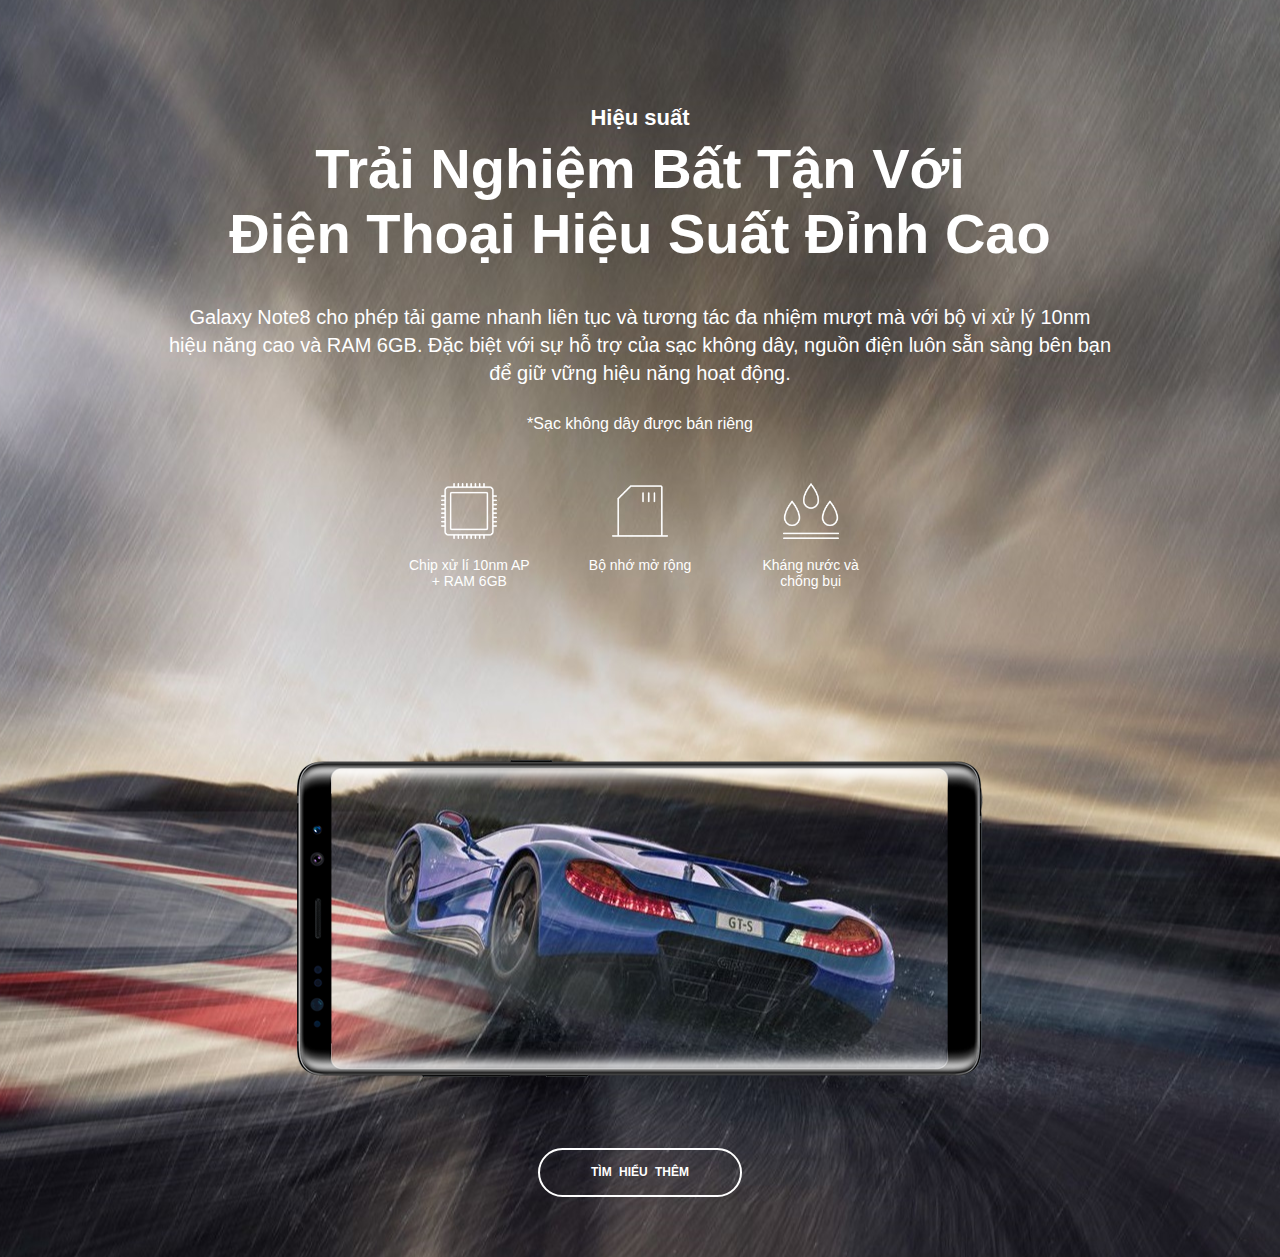
<file: performance.html>
<!DOCTYPE html>
<html lang="en">
<head>
    <meta charset="UTF-8">
    <title>Title</title>
    <link href="performance.css" type="text/css" rel="stylesheet">
</head>
<body>
<div id="performance">
    <div id="performance-title">
        <p>Hiệu suất</p>
    </div>
    <div id="performance-text-1">
        <p>Trải Nghiệm Bất Tận Với</p>
        <p>Điện Thoại Hiệu Suất Đỉnh Cao</p></p>
    </div>
    <div id="performance-text-2">
        <p>Galaxy Note8 cho phép tải game nhanh liên tục và tương tác đa nhiệm mượt mà với bộ vi xử lý 10nm</p>
        <p>hiệu năng cao và RAM 6GB. Đặc biệt với sự hỗ trợ của sạc không dây, nguồn điện luôn sẵn sàng bên bạn</p>
        <p>để giữ vững hiệu năng hoạt động.</p>
    </div>
    <div id="performance-text-3">
        <p>*Sạc không dây được bán riêng</p>
    </div>
    <div id="performance-icon-line">
        <div class="performance-icon-block">
            <div class="performance-icon">
                <img src="images/galaxy-note8_performance_icon01.png">
            </div>
            <div class="performance-text-icon">
                <p>Chip xử lí 10nm AP + RAM 6GB</p>
            </div>
        </div>
        <div class="performance-icon-block">
            <div class="performance-icon">
                <img src="images/galaxy-note8_performance_icon02.png">
            </div>
            <div class="performance-text-icon">
                <p>Bộ nhớ mở rộng</p>
            </div>
        </div>
        <div class="performance-icon-block">
            <div class="performance-icon">
                <img src="images/galaxy-note8_performance_icon03.png">
            </div>
            <div class="performance-text-icon">
                <p>Kháng nước và chống bụi</p>
            </div>
        </div>
    </div>
    <div class="clear"></div>
    <div id="performance-frame-image">
    </div>
    <div id="button-learn-more-performance">
        <a href="#">Tìm hiểu thêm</a>
    </div>
    <div class="clear"></div>
</div>
</body>
</html>
</file>
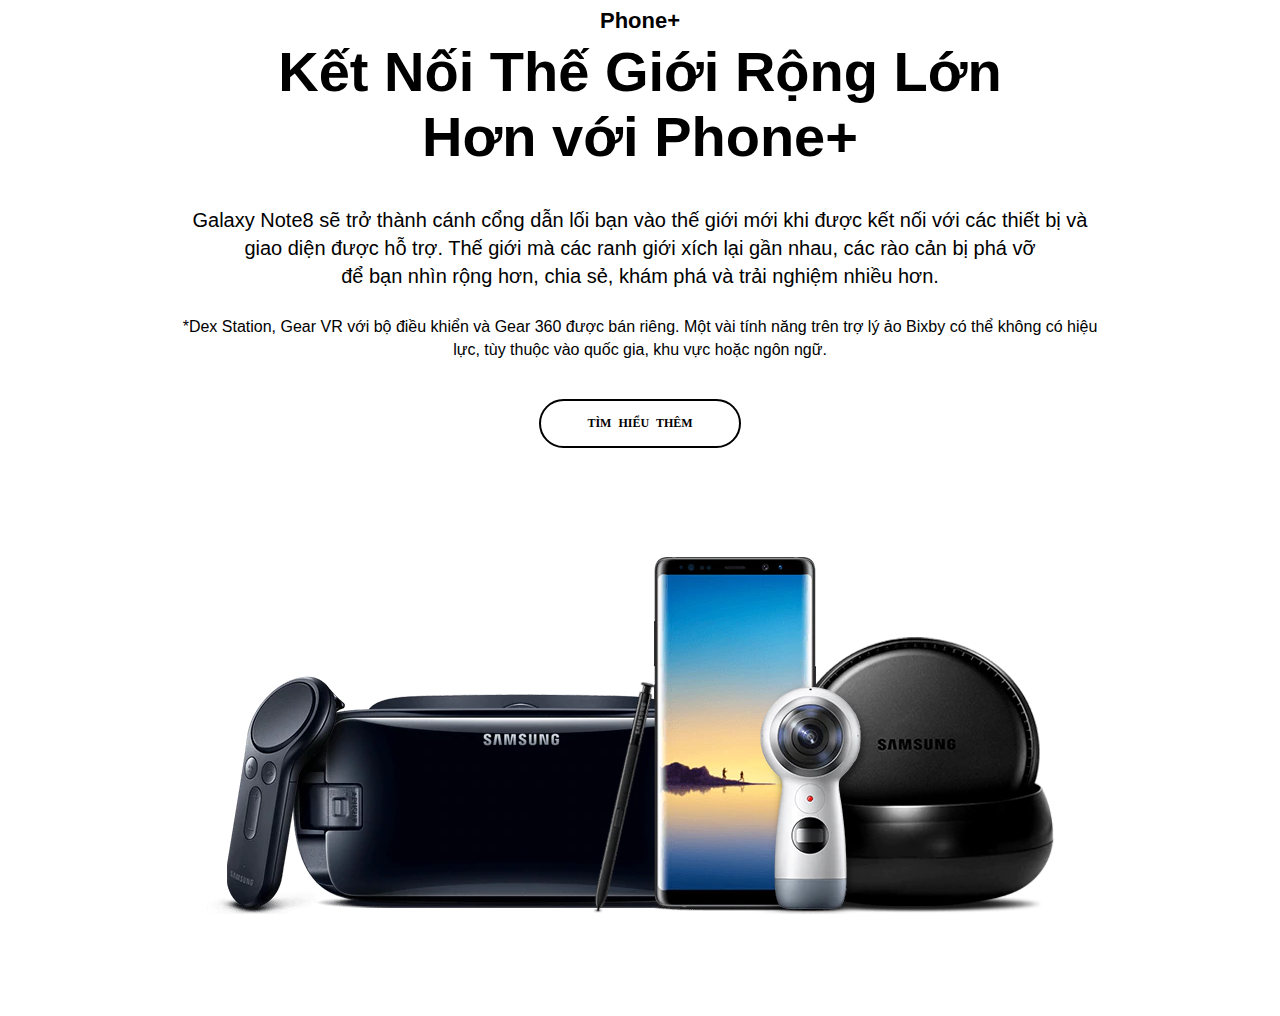
<file: phone-plus.html>
<!DOCTYPE html>
<html lang="en">
<head>
    <meta charset="UTF-8">
    <title>Title</title>
    <link href="phone-plus.css" type="text/css" rel="stylesheet">
</head>
<body>
<div id="phone-plus">
    <div id="phone-plus-title">
        <p>Phone+</p>
    </div>
    <div id="phone-plus-text-1">
        <p>Kết Nối Thế Giới Rộng Lớn</p>
        <p>Hơn với Phone+</p></p>
    </div>
    <div id="phone-plus-text-2">
        <p>Galaxy Note8 sẽ trở thành cánh cổng dẫn lối bạn vào thế giới mới khi được kết nối với các thiết bị và</p>
        <p>giao diện được hỗ trợ. Thế giới mà các ranh giới xích lại gần nhau, các rào cản bị phá vỡ</p>
        <p>để bạn nhìn rộng hơn, chia sẻ, khám phá và trải nghiệm nhiều hơn.</p>
    </div>
    <div id="phone-plus-text-3">
        <p>*Dex Station, Gear VR với bộ điều khiển và Gear 360 được bán riêng. Một vài tính năng trên trợ lý ảo Bixby có thể không có hiệu</p>
        <p>lực, tùy thuộc vào quốc gia, khu vực hoặc ngôn ngữ.</p>
    </div>
    <div id="button-learn-more-phone-plus">
        <a href="#">Tìm hiểu thêm</a>
    </div>
    <div id="phone-plus-img"></div>
</div>
</body>
</html>
</file>
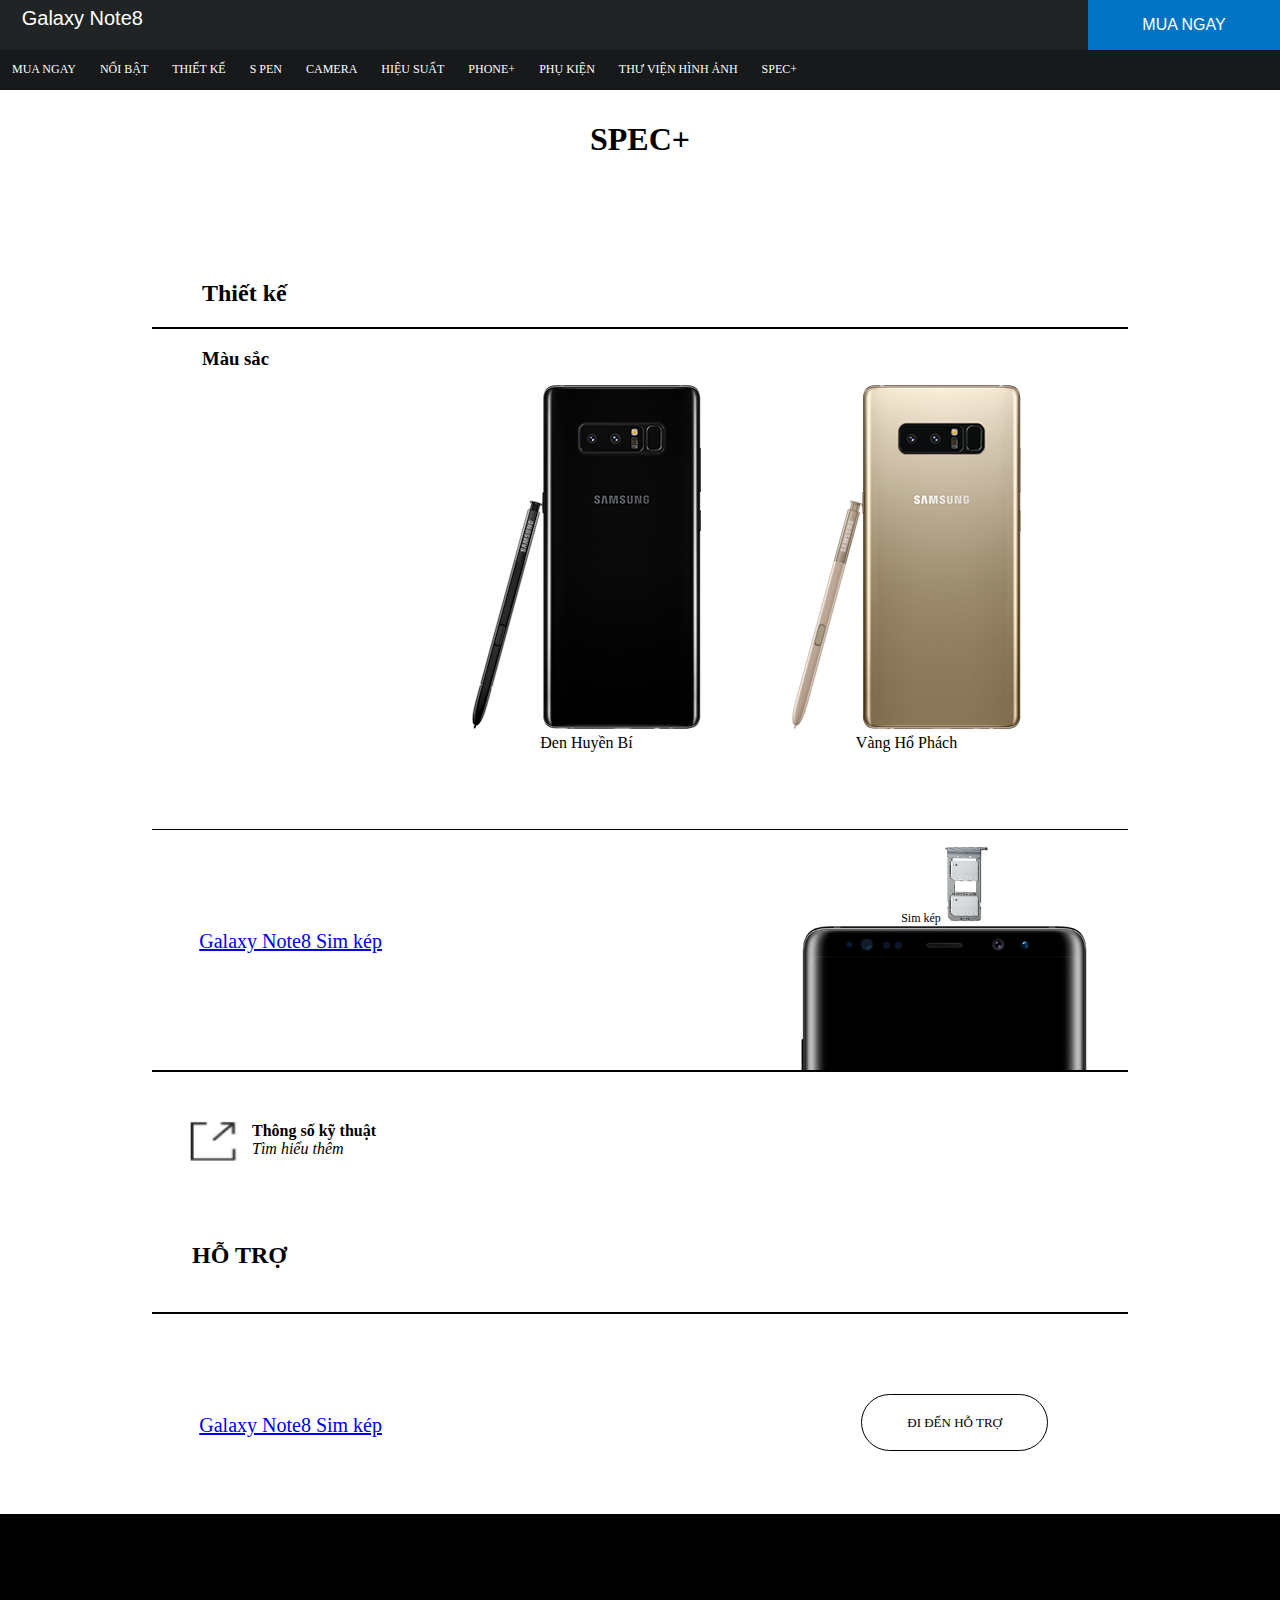
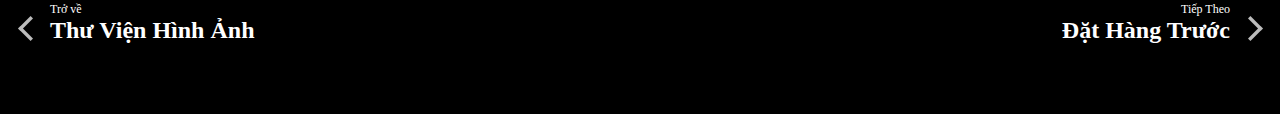
<file: spec+.html>
<!DOCTYPE html>
<html lang="en">
<head>
    <meta charset="UTF-8">
    <title>SPEC+</title>
    <link rel="stylesheet" href="spec+.css" type="text/css" >
</head>
<body>
<div id="header-logo">
    <div id="logo-text">
        <p id="text-logo">Galaxy Note8</p>
    </div>
    <div id="button-buy">
        <p id="text-btn-buy">MUA NGAY</p>
    </div>
</div>
<div id="header-menu">
    <ul id="ul-header-menu">
        <li class="li-header-menu"><a class="a-header-menu" href="#">MUA NGAY</a></li>
        <li class="li-header-menu"><a class="a-header-menu" href="index.html">NỔI BẬT</a></li>
        <li class="li-header-menu"><a class="a-header-menu" href="design.html">THIẾT KẾ</a></li>
        <li class="li-header-menu"><a class="a-header-menu" href="#">S PEN</a></li>
        <li class="li-header-menu"><a class="a-header-menu" href="camera.html">CAMERA</a></li>
        <li class="li-header-menu"><a class="a-header-menu" href="#">HIỆU SUẤT</a></li>
        <li class="li-header-menu"><a class="a-header-menu" href="#">PHONE+</a></li>
        <li class="li-header-menu"><a class="a-header-menu" href="#">PHỤ KIỆN</a></li>
        <li class="li-header-menu"><a class="a-header-menu" href="librarypicture.html">THƯ VIỆN HÌNH ẢNH</a></li>
        <li class="li-header-menu"><a class="a-header-menu" href="spec+.html">SPEC+</a></li>
    </ul>
</div>
<div id="container">
    <header><h1 id="spec-title-h1">SPEC+</h1></header>
    <h2 style=" margin-left: 50px">Thiết kế</h2>

<div id="section">
    <div id="h3-phone-color">
        <h3 id="h3-phone-color-1" style=" margin-left: 50px">Màu sắc</h3>
    </div>

    <div id="actual_wrap" >
        <div id="two-color-phone">
            <figure id="picture-black-phone" >
                <img alt="Đen Huyền Bí" src="images/galaxy-note8-spec_design_actual_img01.png">
                <figcaption>Đen Huyền Bí</figcaption>
            </figure>

            <figure id="picture-yelow-phone" >
                <img alt="Vàng Hổ Phách" src="images/galaxy-note8-spec_design_actual_img04.png">
                <figcaption>Vàng Hổ Phách</figcaption>
            </figure>
        </div>
    </div>
</div>

<div id="sim-kep">
    <div class="sim-kep-p">
        <a href="#" >Galaxy Note8 Sim kép</a>
    </div>
    <div id="sim-kep-images">
        <figure id="sim-select-figure">
            <figcaption>
                <span id="tit">Sim kép</span>
                <img src="images/galaxy-s8-more_dualsim3.png" alt="Dual sim">
            </figcaption>
                <img src="images/galaxy-note8-more-front.png" alt="Dual Sim">
        </figure>
    </div>
</div>

<div id="thong-so">
    <div id="thong-so-picture">
        <img src="images/Capture.PNG"  style="width: 70px; height: 70px">
    </div>
    <div id="thong-so-ky-thuat-1">
        <strong id="thong-so-ky-thuat">Thông số kỹ thuật</strong><br>
        <em id="tim-hieu-them">Tìm hiểu thêm</em>
    </div>
    <div id="ho-tro">
        <h2 >HỖ TRỢ</h2>
    </div>
</div>

<div id="section-2">
    <div class="sim-kep-p"  style="top:0px">
        <a href="#">Galaxy Note8 Sim kép</a>
    </div>
    <div id="button-ho-tro">
        <a href="/vn/smartphones/galaxy-note8/mua-ngay/" id=button-ho-tro-1 >Đi đến hỗ trợ</a>
    </div>
</div>
</div>

<div id=footer-top>
    <div id=control-prev>
        <a href="//www.samsung.com/vn/smartphones/galaxy-note8/mua-ngay" target="_blank" class="name arrow" data-omni-type="microsite" data-omni="galaxy-note8:highlights:banner:section-to:mua-ngay">
            <span>Trở về</span>
            <br>
            <strong style="font-size: 24px">Thư Viện Hình Ảnh</strong>
        </a>

    </div>

    <div id=control-next>
        <a href="./design/" class="name" title="Thiết kế Galaxy Note8" data-omni-type="microsite" data-omni="galaxy-note8:highlights:banner:section-to:design">
            <span>Tiếp Theo</span>
            <br>
            <strong style="font-size: 24px">Đặt Hàng Trước</strong>
        </a>
    </div>
</div>
</body>
</html>
</file>
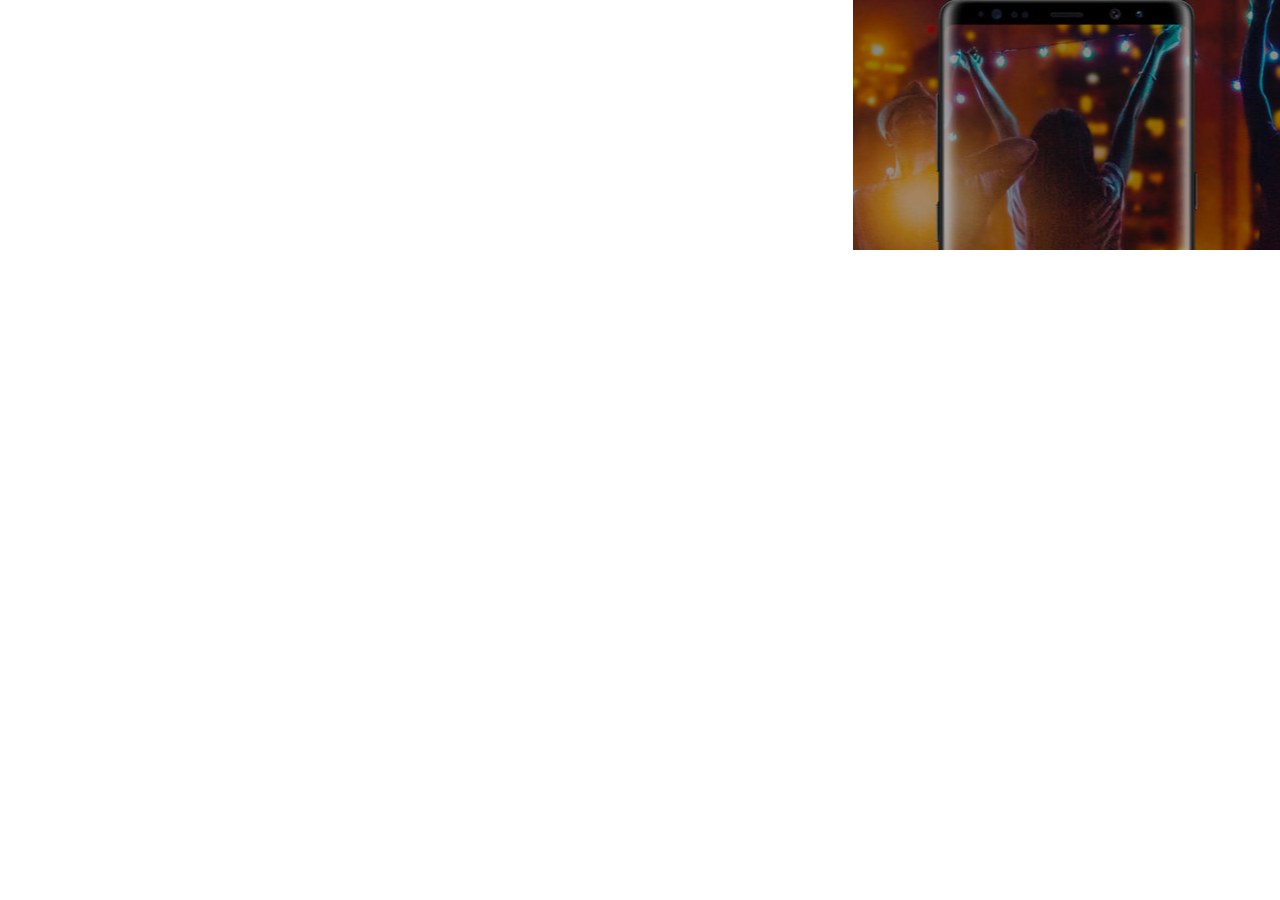
<file: video.html>
<!DOCTYPE html>
<html lang="en">
<head>
    <meta charset="UTF-8">
    <title>Title</title>
    <link rel="stylesheet" href="video.css" type="text/css">
</head>
<body>
<div id="video">
    <div id="video-1">
        <iframe width=100% height=250px frameborder="0"
                src="https://www.youtube.com/embed/CwOH-DRgnPo?autoplay=1">
        </iframe>
    </div>
    <div id="video-2">
        <iframe width=100% height=250px frameborder="0"
                src="https://www.youtube.com/embed/UZuooIDfTsc?autoplay=1">
        </iframe>
    </div>
    <div id="banner-video"
         style="background:url(images/galaxy-note8_banner04.jpg) no-repeat center; width :100%; height:250px;padding-left: 1px"></div>
</div>

</body>
</html>
</file>
<file: style.css>
body {
    margin: 0;
}

#header-logo {
    background-color: #212425;
    height: 50px;
    position: fixed;
    width: 100%;
    top: 0;
    left: 0;
    z-index: 999999;
}

#logo-text {
    width: 85%;
    float: left;
}

#text-logo {
    margin-top: 7px;
    margin-left: 2%;
    font-size: 20px;
    color: white;
    font-family: Arial;
}

#button-buy {
    background-color: #0074c2;
    width: 15%;
    float: left;
}

#text-btn-buy {
    text-align: center;
    color: white;
    font-family: Arial;
}

#header-menu {
    background-color: #17191a;
    height: 40px;
    /*float: left;*/
    width: 100%;
    position: fixed;
    top: 50px;
    left: 0;
    z-index: 999999;
}

#ul-header-menu {
    list-style-type: none;
    margin: 0;
    padding: 0;
    overflow: hidden;
}

.li-header-menu {
    float: left;
}

.a-header-menu {
    margin: 0;
    display: block;
    color: white;
    text-align: center;
    padding: 12px;
    text-decoration: none;
    font-size: 12px;
}.a-header-menu:hover {
     display: block;
     color: white;
     text-align: center;
     padding: 12px;
     text-decoration: none;
     border-top: #1f30ff solid 2px;
     font-size: 12px;
 }

#video {
    width: 100%;
    display: flex;
    height: auto;
}

#video-1 {
    flex: 1;
}

#video-2 {
    flex: 1;
}

#banner-video {
    flex: 1;
}
#phone-plus {
    width: 100%;
    height: auto;
}

#phone-plus-title {
    width: 100%;
    height: auto;
    margin-top: 50px;
}

#phone-plus-title p {
    text-align: center;
    font-family: Arial;
    font-size: 22px;
    font-weight: bold;
    margin: 5px auto;
}

#phone-plus-text-1 p {
    text-align: center;
    font-family: Arial;
    font-size: 56px;
    font-weight: bold;
    margin: 0 auto;
}
#phone-plus-text-2 {
    margin-top: 40px;
}
#phone-plus-text-2 p {
    text-align: center;
    font-family: Arial;
    font-size: 20px;
    margin: 5px auto;
}

#phone-plus-text-3 {
    margin-top: 30px;
    margin-bottom: 40px;
}
#phone-plus-text-3 p {
    text-align: center;
    font-family: Arial;
    font-size: 16px;
    margin: 5px auto;
}

#button-learn-more-phone-plus {
    border: solid 2px black;
    text-align: center;
    margin: 10px 42%;
    padding: 15px;
    border-radius: 30px;
    text-transform: uppercase;
    font-size: 12px;
    font-weight: bold;
    text-space: 2px;
    word-spacing: 4px;
}

#button-learn-more-phone-plus a {
    color: inherit;
    background-color: inherit;
    text-decoration: none;
}

#button-learn-more-phone-plus:hover {
    color: white;
    background-color: black;
}

#phone-plus-img {
    width: 100%;
    height: 550px;
    background: url("images/phone-plus.png") no-repeat center;
}
#performance {
    background: url("images/galaxy-note8_performance.jpg") no-repeat center;
    width: 100%;
    height: auto;
    padding-bottom: 30px;
}

#performance-title {
    padding-top: 50px;
    width: 100%;
    height: auto;
    color: white;
}

#performance-title p {
    text-align: center;
    font-family: Arial;
    font-size: 22px;
    font-weight: bold;
    margin: 5px auto;
}

#performance-text-1 p {
    color: white;
    text-align: center;
    font-family: Arial;
    font-size: 56px;
    font-weight: bold;
    margin: 0 auto;
}

#performance-text-2 {
    margin-top: 40px;
}

#performance-text-2 p {
    text-align: center;
    color: white;
    font-family: Arial;
    font-size: 20px;
    margin: 5px auto;
}

#performance-text-3 {
    margin-top: 30px;
    margin-bottom: 40px;
    color: white;
}

#performance-text-3 p {
    text-align: center;
    font-family: Arial;
    font-size: 16px;
    margin: 5px auto;
}

#button-learn-more-performance {
    border: solid 2px white;
    text-align: center;
    margin: 30px 42%;
    padding: 15px;
    border-radius: 30px;
    text-transform: uppercase;
    font-size: 12px;
    font-weight: bold;
    text-space: 2px;
    word-spacing: 4px;
    color: white;
    clear: both;
}

#button-learn-more-performance a {
    color: inherit;
    background-color: inherit;
    text-decoration: none;
    font-family: Arial;
}

#button-learn-more-performance:hover {
    color: black;
    background-color: white;
}

/*#performance-img {*/
/*width: 100%;*/
/*height: 550px;*/
/*background: url("images/phone-plus.png") no-repeat center;*/
/*}*/

#performance-icon-line {
    margin: 50px 30%;
    /*background-color: black;*/
    width: auto;
    display: flex;
}
.performance-icon-block {
    float: left;
    flex: 1;
}

.performance-icon{
    text-align: center;
}
.performance-icon img {
    width: 56px;
    height: auto;
}
.performance-text-icon {
    color: white;
    font-size: 14px;
    text-align: center;
    font-family: Arial;
    margin: 0 12%;
}

.clear{
    clear: both;
}
#performance-frame-image {
    background: url("images/galaxy-note8_performance_phone_v2.png") no-repeat center;
    margin-top: 115px;
    width: 100%;
    height: 400px;
}
#accessories {
    width: 100%;
    height: auto;
}

#accessories-title {
    width: 100%;
    height: auto;
    margin-top: 50px;
}

#accessories-title p {
    text-align: center;
    font-family: Arial;
    font-size: 22px;
    font-weight: bold;
    margin: 5px auto;
}

#accessories-text-1 p {
    text-align: center;
    font-family: Arial;
    font-size: 40px;
    font-weight: bold;
    margin: 0 auto;
}

#accessories-text-2 p {
    text-align: center;
    font-family: Arial;
    font-size: 20px;
    margin: 25px 29%;
}

#accessories-text-3 p {
    text-align: center;
    font-family: Arial;
    font-size: 16px;
    margin: 25px auto;
}

#button-learn-more {
    border: solid 2px black;
    text-align: center;
    margin: 10px 42%;
    padding: 15px;
    border-radius: 30px;
    text-transform: uppercase;
    font-size: 12px;
    font-weight: bold;
    text-space: 2px;
    word-spacing: 4px;
}

#button-learn-more a {
    color: inherit;
    background-color: inherit;
    text-decoration: none;
}

#button-learn-more:hover {
    color: white;
    background-color: black;
}

#accessories-img {
    height: 550px;
    padding: 0 25%;
    /*background: url("images/galaxy-note8_acc.jpg") no-repeat center;*/
}

/*footer*/
#footer-top{
    width: 100%;
    height: 200px;
    background: #000;
    position: relative;
    display: block;
}
#control-prev{
    background-image: url(images/button_arrow-left.png);
    background-position: 0 60%;
    background-size: auto;
    background-repeat: no-repeat;
    left: 0;
    display: block;
    position: absolute;
    width: 250px;
    padding: 85px 50px 65px 50px;
}
#control-next{
    background-image: url(images/button_arrow-right.png);
    background-position: 100% 60%;
    background-size: auto;
    background-repeat: no-repeat;
    display: block;
    position: absolute;
    text-align: right;
    width: 250px;
    padding: 85px 50px 65px 50px;
    right: 0;
}
span{
    font-size: 12px;

}
a{
    color: #fff;
    text-decoration: none;
}
#footer-bottom{
    display: block;
    background: #161818;
    position: relative;
    width: auto;
    height: 330px;
}
#span-text-footer-bottom{
    color: rgb(255, 255, 255);
    font-size: 30px;
    position: absolute;
    top: 50px;
    left: 30px;
    line-height: 48px;
}
#c_btn_pre-type2-order-button{
    position: absolute;
    padding-left: 45px;
    padding-right: 45px;
    height: 55px;
    line-height: 55px;
    font-size: 13px;
    display: block;
    text-align: center;
    background-color: transparent;
    border: 1px solid;
    text-transform: uppercase;
    border-radius: 58px;
    top: 100px;
    left: 80px;
}
#button-sansang a:hover{
    background: white;
    color: black;
}
#image-banner-header-buy{
    height: 330px;
    position: absolute;
    right: 0px;
}
</file>
<file: accessories.css>
#accessories {
    width: 100%;
    height: auto;
}

#accessories-title {
    width: 100%;
    height: auto;
}

#accessories-title p {
    text-align: center;
    font-family: Arial;
    font-size: 22px;
    font-weight: bold;
    margin: 5px auto;
}

#accessories-text-1 p {
    text-align: center;
    font-family: Arial;
    font-size: 40px;
    font-weight: bold;
    margin: 0 auto;
}

#accessories-text-2 p {
    text-align: center;
    font-family: Arial;
    font-size: 20px;
    margin: 25px 29%;
}

#accessories-text-3 p {
    text-align: center;
    font-family: Arial;
    font-size: 16px;
    margin: 25px auto;
}

#button-learn-more {
    border: solid 2px black;
    text-align: center;
    margin: 10px 42%;
    padding: 15px;
    border-radius: 30px;
    text-transform: uppercase;
    font-size: 12px;
    font-weight: bold;
    text-space: 2px;
    word-spacing: 4px;
}

#button-learn-more a {
    color: inherit;
    background-color: inherit;
    text-decoration: none;
}

#button-learn-more:hover {
    color: white;
    background-color: black;
}

#accessories-img {
    width: 100%;
    height: 550px;
    background: url("images/galaxy-note8_acc.jpg") no-repeat center;
}
</file>
<file: camera.css>
body {
    margin: 0;
}

#header-logo {
    background-color: #212425;
    height: 50px;
    position: fixed;
    width: 100%;
    top: 0;
    left: 0;
    z-index: 999999;
}

#logo-text {
    width: 85%;
    float: left;
}

#text-logo {
    margin-top: 7px;
    margin-left: 2%;
    font-size: 20px;
    color: white;
    font-family: Arial;
}

#button-buy {
    background-color: #0074c2;
    width: 15%;
    float: left;
}

#text-btn-buy {
    text-align: center;
    color: white;
    font-family: Arial;
}

#header-menu {
    background-color: #17191a;
    height: 40px;
    /*float: left;*/
    width: 100%;
    position: fixed;
    top: 50px;
    left: 0;
    z-index: 999999;
}

#ul-header-menu {
    list-style-type: none;
    margin: 0;
    padding: 0;
    overflow: hidden;
}

.li-header-menu {
    float: left;
}

.a-header-menu {
    margin: 0;
    display: block;
    color: white;
    text-align: center;
    padding: 12px;
    text-decoration: none;
    font-size: 12px;
}.a-header-menu:hover {
     display: block;
     color: white;
     text-align: center;
     padding: 12px;
     text-decoration: none;
     border-top: #1f30ff solid 2px;
     font-size: 12px;
 }

#gioi-thieu-camera{
    background: url("images/galaxy-note8-camera_dual-bg_m.jpg");
    width: 100%;
    height: 1707px;
}
#gioi-thieu-camera{
    position: relative;
}
#gioi-thieu-camera-h1{
    text-align: center;
    font-family: sans-serif;
    color: white;
    padding-top: 100px;
}
#gioi-thieu-camera-p{
    color: white;
    text-align: center;
    font-family: sans-serif;
    font-size: 55px;
    font-weight: bold;
    margin: 0px 0px 0px 0px;
}
#gioi-thieu-camera-icon{
    position: absolute;
    text-align: center;
    left: 400px;
    list-style: none;
}
figure{
    width: 150px;
    height: 100px;
}
#gioi-thieu-camera-icon li{
    float: left;
    text-align: center;
    color: white;
}
#gioi-thieu-camera-text{
    position: absolute;
    top: 600px;
    left: 450px;
}
#gioi-thieu-camera-text-pre-1{
    text-align: center;
    font-weight: bold;
    font-family: sans-serif;
    color: white;
}
#gioi-thieu-camera-text-pre-2 {
    text-align: center;
    font-family: sans-serif;
    font-weight: bold;
    font-size: 36px;
    color: white;
}

#footer-top{
    width: 100%;
    height: 200px;
    background: #000;
    position: relative;
    display: block;
}
#control-prev{
    background-image: url(images/button_arrow-left.png);
    background-position: 0 60%;
    background-size: auto;
    background-repeat: no-repeat;
    left: 0;
    display: block;
    position: absolute;
    width: 250px;
    padding: 85px 50px 65px 50px;
}
#control-next{
    background-image: url(images/button_arrow-right.png);
    background-position: 100% 60%;
    background-size: auto;
    background-repeat: no-repeat;
    display: block;
    position: absolute;
    text-align: right;
    width: 250px;
    padding: 85px 50px 65px 50px;
    right: 0;
}
span{
    font-size: 12px;

}
a{
    color: #fff;
    text-decoration: none;
}
#footer-bottom{
    display: block;
    background: #161818;
    position: relative;
    width: auto;
    height: 330px;
}
#span-text-footer-bottom{
    color: rgb(255, 255, 255);
    font-size: 30px;
    position: absolute;
    top: 50px;
    left: 30px;
    line-height: 48px;
}
#c_btn_pre-type2-order-button{
    position: absolute;
    padding-left: 45px;
    padding-right: 45px;
    height: 55px;
    line-height: 55px;
    font-size: 13px;
    display: block;
    text-align: center;
    background-color: transparent;
    border: 1px solid;
    text-transform: uppercase;
    border-radius: 58px;
    top: 100px;
    left: 80px;
}
#button-sansang a:hover{
    background: white;
    color: black;
}
#image-banner-header-buy{
    height: 330px;
    position: absolute;
    right: 0px;
}
</file>
<file: footer.css>
#footer-top{
    width: 100%;
    height: 200px;
    background: #000;
    position: relative;
    display: block;
}
#control-prev{
    background-image: url(images/button_arrow-left.png);
    background-position: 0 60%;
    background-size: auto;
    background-repeat: no-repeat;
    left: 0;
    display: block;
    position: absolute;
    width: 250px;
    padding: 85px 50px 65px 50px;
}
#control-next{
    background-image: url(images/button_arrow-right.png);
    background-position: 100% 60%;
    background-size: auto;
    background-repeat: no-repeat;
    display: block;
    position: absolute;
    text-align: right;
    width: 250px;
    padding: 85px 50px 65px 50px;
    right: 0;
}
span{
    font-size: 12px;

}
a{
    color: #fff;
    text-decoration: none;
}
#footer-bottom{
    display: block;
    background: #161818;
    position: relative;
    width: auto;
    height: 330px;
}
#span-text-footer-bottom{
    color: rgb(255, 255, 255);
    font-size: 30px;
    position: absolute;
    top: 50px;
    left: 30px;
    line-height: 48px;
}
#c_btn_pre-type2-order-button{
    position: absolute;
    padding-left: 45px;
    padding-right: 45px;
    height: 55px;
    line-height: 55px;
    font-size: 13px;
    display: block;
    text-align: center;
    background-color: transparent;
    border: 1px solid;
    text-transform: uppercase;
    border-radius: 58px;
    top: 100px;
    left: 80px;
}
 #button-sansang a:hover{
    background: white;
     color: black;
}
#image-banner-header-buy{
    height: 330px;
    position: absolute;
    right: 0px;
}
</file>
<file: librarypicture.css>
body {
    margin: 0;
}

#header-logo {
    background-color: #212425;
    height: 50px;
    position: fixed;
    width: 100%;
    top: 0;
    left: 0;
    z-index: 999999;
}

#logo-text {
    width: 85%;
    float: left;
}

#text-logo {
    margin-top: 7px;
    margin-left: 2%;
    font-size: 20px;
    color: white;
    font-family: Arial;
}

#button-buy {
    background-color: #0074c2;
    width: 15%;
    float: left;
}

#text-btn-buy {
    text-align: center;
    color: white;
    font-family: Arial;
}

#header-menu {
    background-color: #17191a;
    height: 40px;
    /*float: left;*/
    width: 100%;
    position: fixed;
    top: 50px;
    left: 0;
    z-index: 999999;
}

#ul-header-menu {
    list-style-type: none;
    margin: 0;
    padding: 0;
    overflow: hidden;
}

.li-header-menu {
    float: left;
}

.a-header-menu {
    margin: 0;
    display: block;
    color: white;
    text-align: center;
    padding: 12px;
    text-decoration: none;
    font-size: 12px;
}.a-header-menu:hover {
     display: block;
     color: white;
     text-align: center;
     padding: 12px;
     text-decoration: none;
     border-top: #1f30ff solid 2px;
     font-size: 12px;
 }

#thu-vien-hinh-anh-text{
    position: relative;
    height: 400px;
}
#thu-vien-hinh-anh-text-h1{
    text-align: center;
    font-size: 36px;
    margin-top:100px;
}
#thu-vien-hinh-anh-text-p{
    text-align: center;
    padding-top: 47px;
    font-family: "sans-serif";
    font-size: 20px;
}
#thu-vien-hinh-anh-text-ul{
    list-style: none;
    position: absolute;
    left: 280px;
}
#thu-vien-hinh-anh-text-ul li{
    text-align: center;
    float: left;
    height: 134px;
    width: 155px;
}
#thu-vien-hinh-anh-text-ul li a{
    text-decoration: none;
    font-size: 12px;
    color: black;
}
#thu-vien-hinh-anh-text-ul li a:hover{
    color: #0074c2;
    text-decoration: underline;
}
#gioi-thieu-4k{
    margin-top: 20px;
    text-align: center;
    font-size: 12px;
}
#gioi-thieu-4k-h2{
    font-size: 28px;
    text-decoration: underline;
}
#video-image{
    display: block;
    width: 100%;
    height: auto;
}
#chup-thieu-sang{
    text-align: center;
}
#lay-net-nhanh{
    text-align: center;
}
#hinh-anh-chat-luong-cao{
    text-align: center;
}
#camera-kep{
    text-align: center;
    position: relative;
    height: 900px;
}
#button-tim-hieu-camera-1{
    border: black solid 1px;
    border-radius: 58px;
    height: 20px;
    width: 300px;
    padding-top: 8px;
    text-transform: uppercase;
    background-color: white;
    text-decoration: none;
    color: black;
    position: absolute;
    top: 850px;
    left: 500px;
}
#button-tim-hieu-camera a:hover{
    color: white;
    background-color: black;
}
#footer-top{
    width: 100%;
    height: 200px;
    background: #000;
    position: relative;
    display: block;
}
#control-prev{
    background-image: url(images/button_arrow-left.png);
    background-position: 0 60%;
    background-size: auto;
    background-repeat: no-repeat;
    left: 0;
    display: block;
    position: absolute;
    width: 250px;
    padding: 85px 50px 65px 50px;
}
#control-next{
    background-image: url(images/button_arrow-right.png);
    background-position: 100% 60%;
    background-size: auto;
    background-repeat: no-repeat;
    display: block;
    position: absolute;
    text-align: right;
    width: 250px;
    padding: 85px 50px 65px 50px;
    right: 0;
}
span{
    font-size: 12px;
}
a {
    color: #fff;
    text-decoration: none;
}
</file>
<file: performance.css>
body {
    margin: 0;
}

#performance {
    background: url("images/galaxy-note8_performance.jpg") no-repeat center;
    width: 100%;
    height: auto;
    padding-bottom: 30px;
}

#performance-title {
    padding-top: 100px;
    width: 100%;
    height: auto;
    color: white;
}

#performance-title p {
    text-align: center;
    font-family: Arial;
    font-size: 22px;
    font-weight: bold;
    margin: 5px auto;
}

#performance-text-1 p {
    color: white;
    text-align: center;
    font-family: Arial;
    font-size: 56px;
    font-weight: bold;
    margin: 0 auto;
}

#performance-text-2 {
    margin-top: 40px;
}

#performance-text-2 p {
    text-align: center;
    color: white;
    font-family: Arial;
    font-size: 20px;
    margin: 5px auto;
}

#performance-text-3 {
    margin-top: 30px;
    margin-bottom: 40px;
    color: white;
}

#performance-text-3 p {
    text-align: center;
    font-family: Arial;
    font-size: 16px;
    margin: 5px auto;
}

#button-learn-more-performance {
    border: solid 2px white;
    text-align: center;
    margin: 30px 42%;
    padding: 15px;
    border-radius: 30px;
    text-transform: uppercase;
    font-size: 12px;
    font-weight: bold;
    text-space: 2px;
    word-spacing: 4px;
    color: white;
    clear: both;
}

#button-learn-more-performance a {
    color: inherit;
    background-color: inherit;
    text-decoration: none;
    font-family: Arial;
}

#button-learn-more-performance:hover {
    color: black;
    background-color: white;
}

/*#performance-img {*/
/*width: 100%;*/
/*height: 550px;*/
/*background: url("images/phone-plus.png") no-repeat center;*/
/*}*/

#performance-icon-line {
    margin: 50px 30%;
    /*background-color: black;*/
    width: auto;
    display: flex;
}
.performance-icon-block {
    float: left;
    flex: 1;
}

.performance-icon{
text-align: center;
}
.performance-icon img {
    width: 56px;
    height: auto;
}
.performance-text-icon {
    color: white;
    font-size: 14px;
    text-align: center;
    font-family: Arial;
    margin: 0 12%;
}

.clear{
    clear: both;
}
#performance-frame-image {
    background: url("images/galaxy-note8_performance_phone_v2.png") no-repeat center;
    margin-top: 115px;
    width: 100%;
    height: 400px;
}
</file>
<file: phone-plus.css>
#phone-plus {
    width: 100%;
    height: auto;
}

#phone-plus-title {
    width: 100%;
    height: auto;
}

#phone-plus-title p {
    text-align: center;
    font-family: Arial;
    font-size: 22px;
    font-weight: bold;
    margin: 5px auto;
}

#phone-plus-text-1 p {
    text-align: center;
    font-family: Arial;
    font-size: 56px;
    font-weight: bold;
    margin: 0 auto;
}
#phone-plus-text-2 {
    margin-top: 40px;
}
#phone-plus-text-2 p {
    text-align: center;
    font-family: Arial;
    font-size: 20px;
    margin: 5px auto;
}

#phone-plus-text-3 {
    margin-top: 30px;
    margin-bottom: 40px;
}
#phone-plus-text-3 p {
    text-align: center;
    font-family: Arial;
    font-size: 16px;
    margin: 5px auto;
}

#button-learn-more-phone-plus {
    border: solid 2px black;
    text-align: center;
    margin: 10px 42%;
    padding: 15px;
    border-radius: 30px;
    text-transform: uppercase;
    font-size: 12px;
    font-weight: bold;
    text-space: 2px;
    word-spacing: 4px;
}

#button-learn-more-phone-plus a {
    color: inherit;
    background-color: inherit;
    text-decoration: none;
}

#button-learn-more-phone-plus:hover {
    color: white;
    background-color: black;
}

#phone-plus-img {
    width: 100%;
    height: 550px;
    background: url("images/phone-plus.png") no-repeat center;
}
</file>
<file: spec+.css>
body {
    margin: 0;
}

#header-logo {
    background-color: #212425;
    height: 50px;
    position: fixed;
    width: 100%;
    top: 0;
    left: 0;
    z-index: 999999;
}

#logo-text {
    width: 85%;
    float: left;
}

#text-logo {
    margin-top: 7px;
    margin-left: 2%;
    font-size: 20px;
    color: white;
    font-family: Arial;
}

#button-buy {
    background-color: #0074c2;
    width: 15%;
    float: left;
}

#text-btn-buy {
    text-align: center;
    color: white;
    font-family: Arial;
}

#header-menu {
    background-color: #17191a;
    height: 40px;
    /*float: left;*/
    width: 100%;
    position: fixed;
    top: 50px;
    left: 0;
    z-index: 999999;
}

#ul-header-menu {
    list-style-type: none;
    margin: 0;
    padding: 0;
    overflow: hidden;
}

.li-header-menu {
    float: left;
}

.a-header-menu {
    margin: 0;
    display: block;
    color: white;
    text-align: center;
    padding: 12px;
    text-decoration: none;
    font-size: 12px;
}.a-header-menu:hover {
     display: block;
     color: white;
     text-align: center;
     padding: 12px;
     text-decoration: none;
     border-top: #1f30ff solid 2px;
     font-size: 12px;
 }

#spec-title-h1{
    text-align: center;
    padding: 100px;
}

#section{
    display: block;
    border-top: #000 solid 2px;
    border-bottom: #000 solid 1px;
    height: 500px;
    width: 100%;
    position: relative;
}
#h3-phone-color{
    width: 150px;
    position: absolute;
}
#h3-phone-color1{
    text-align: left;
}
#actual_wrap{
    width: 75%;
    height: 439px;
    float: right;
    position: absolute;
    left: 100px;
}
#picture-black-phone{
    position: absolute;
    top: 40px;
    left: 180px;
}
#picture-yelow-phone{
    position: absolute;
    left: 500px;
    top: 40px;
}
figcaption{
    text-align: center;
    margin: auto;
}
#sim-kep{
    height: 240px;
    width: 100%;
    position: relative;
    border-bottom: black solid 2px;
    overflow: hidden;
}
.sim-kep-p{
    width: 200px;
    text-align: right;
    padding-top: 100px ;
    padding-left: 30px;
    position: absolute;
    left: 0px;
    font-size: 20px;
}

#sim-kep-images{
    float: right;
    position: absolute;
    right: 0px;
}
#thong-so{
    width: 100%;
    height: 240px;
    border-bottom: black solid 2px ;
    position: relative;
}
#thong-so-picture{
    padding-top: 30px;
    padding-left: 30px;
    position: absolute;
}
#thong-so-ky-thuat-1{
    margin-left: 10px;
    float: right;
    position: absolute;
    left: 90px;
    top :50px;
}
#section-2{
    width: 100%;
    height: 200px;
    position: relative;
}

#ho-tro{
    position: absolute;
    top: 150px;
    left: 40px;
}
#button-ho-tro-1{
    position: absolute;
    padding-left: 45px;
    padding-right: 45px;
    height: 55px;
    line-height: 55px;
    font-size: 13px;
    display: block;
    text-align: center;
    background-color: transparent;
    border: 1px solid black;
    text-transform: uppercase;
    border-radius: 58px;
    top: 80px;
    right: 80px;
    text-decoration: none;
    color: black;
}
#button-ho-tro a:hover{
    color: white;
    background: black;
}

#footer-top{
    width: 100%;
    height: 200px;
    background: #000;
    position: relative;
    display: block;
}
#control-prev{
    background-image: url(images/button_arrow-left.png);
    background-position: 0 60%;
    background-size: auto;
    background-repeat: no-repeat;
    left: 0;
    display: block;
    position: absolute;
    width: 250px;
    padding: 85px 50px 65px 50px;
}
#control-next{
    background-image: url(images/button_arrow-right.png);
    background-position: 100% 60%;
    background-size: auto;
    background-repeat: no-repeat;
    display: block;
    position: absolute;
    text-align: right;
    width: 250px;
    padding: 85px 50px 65px 50px;
    right: 0;
}
span{
    font-size: 12px;
}
#control-next a,#control-prev a{
    text-decoration: none;
    color: white;
}
#container{
    margin: 0px 152px 0px 152px;
}
</file>
<file: video.css>
body {
    margin: 0;
}
#video {
    width: 100%;
    display: flex;
    height: auto;
}

#video-1 {
    flex: 1;
}

#video-2 {
    flex: 1;
}

#banner-video {
flex: 1;
}
</file>
